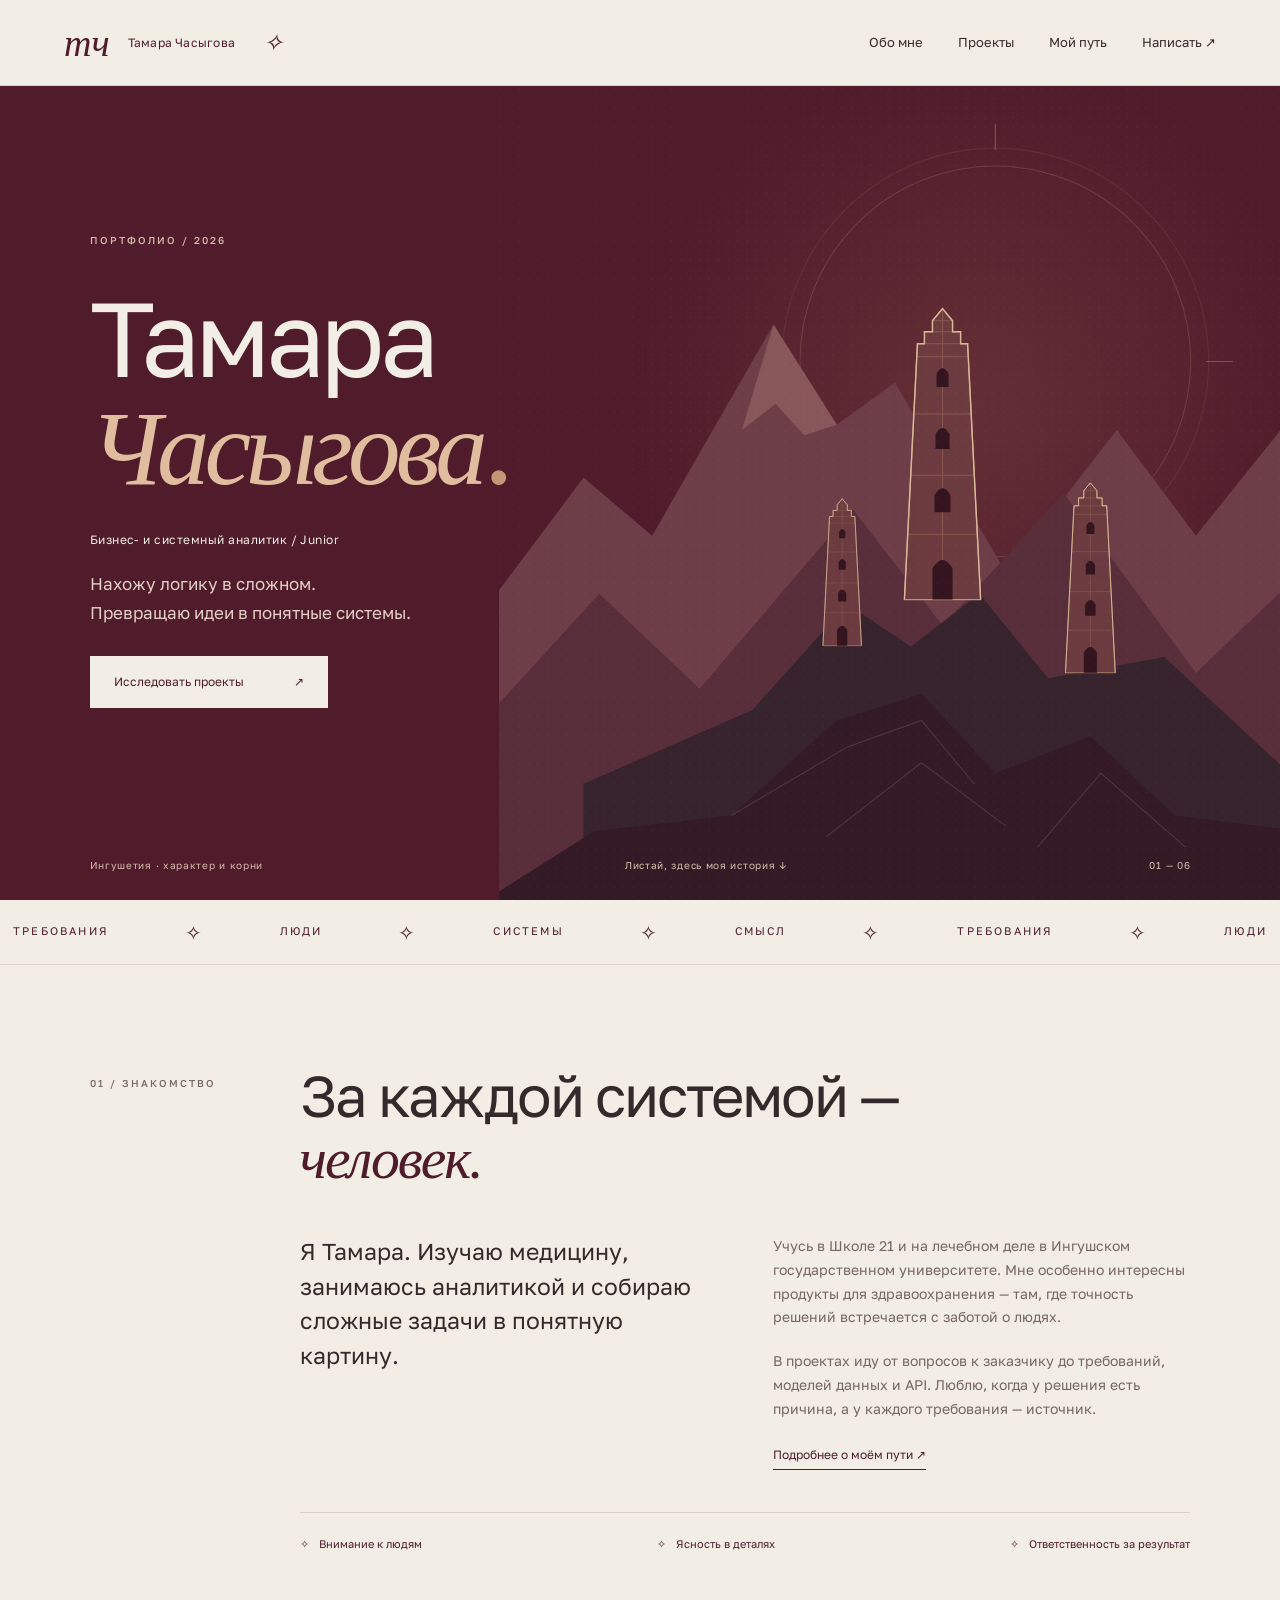
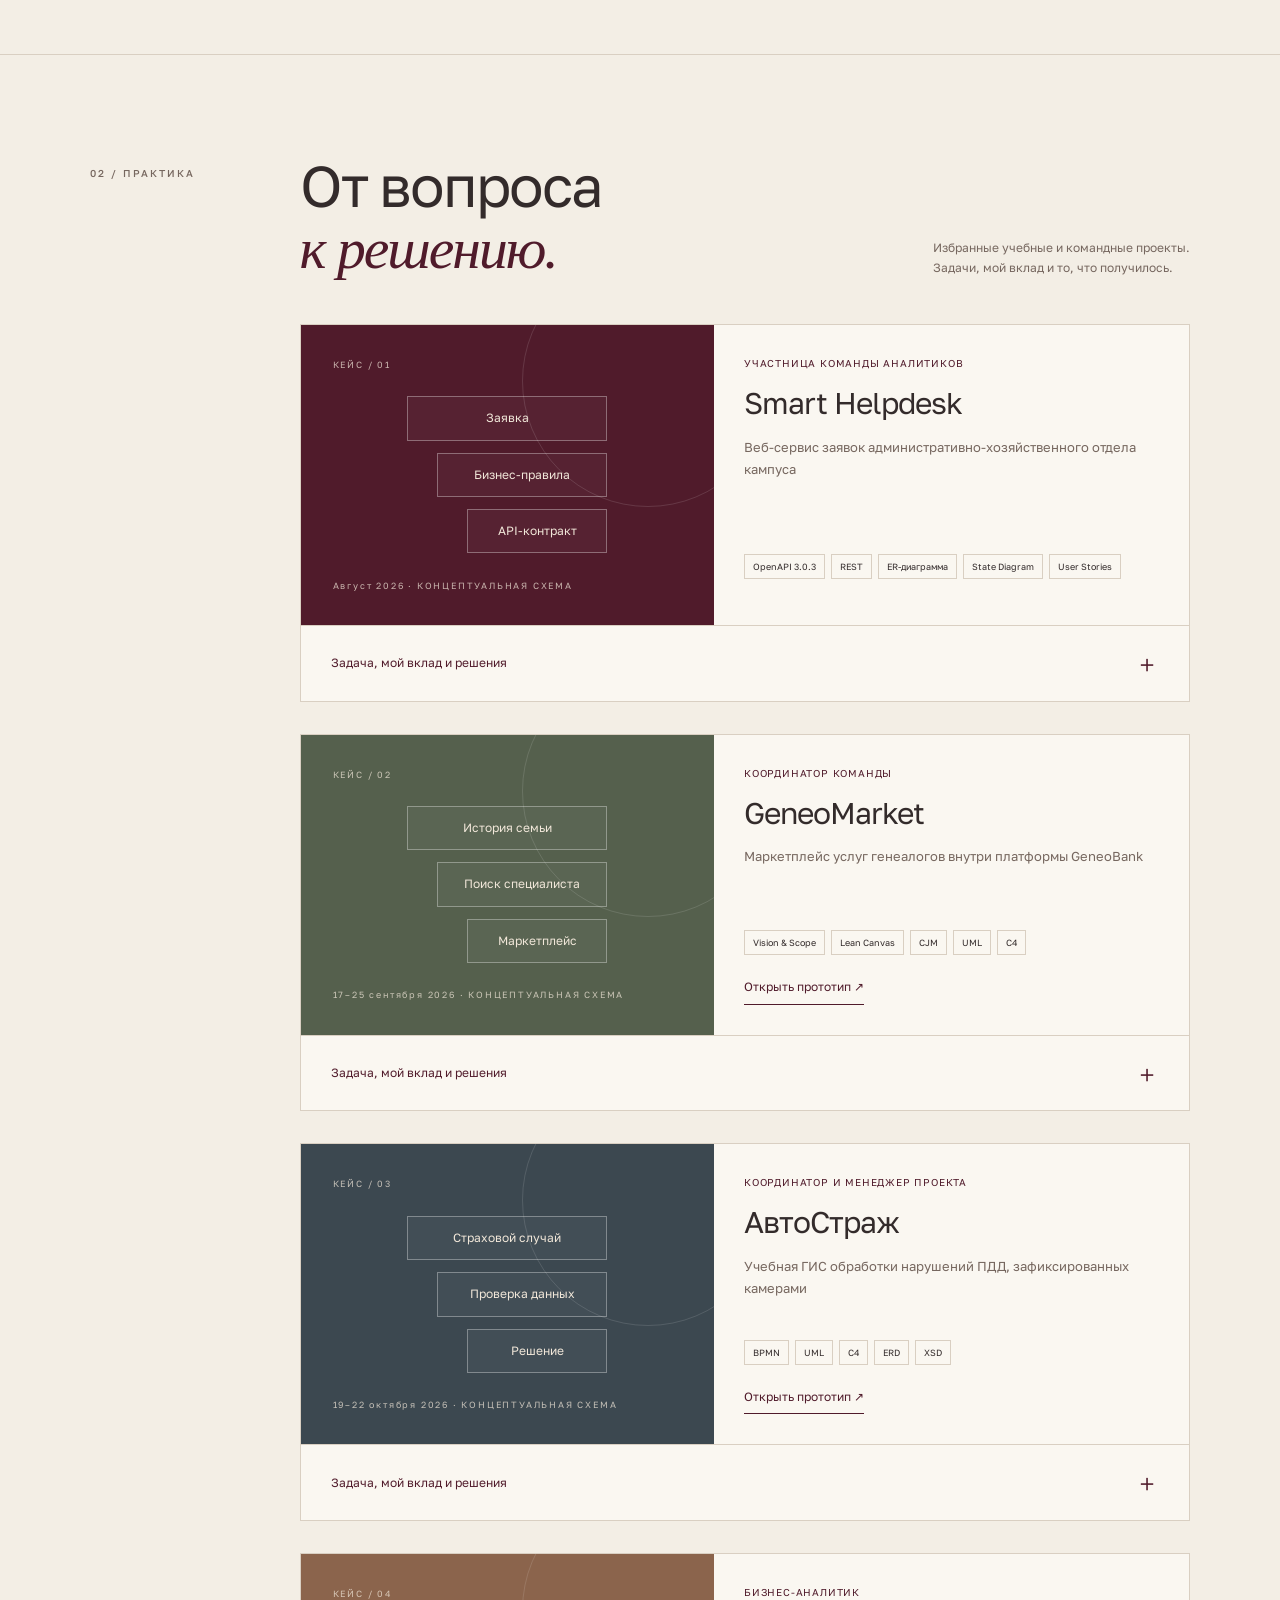
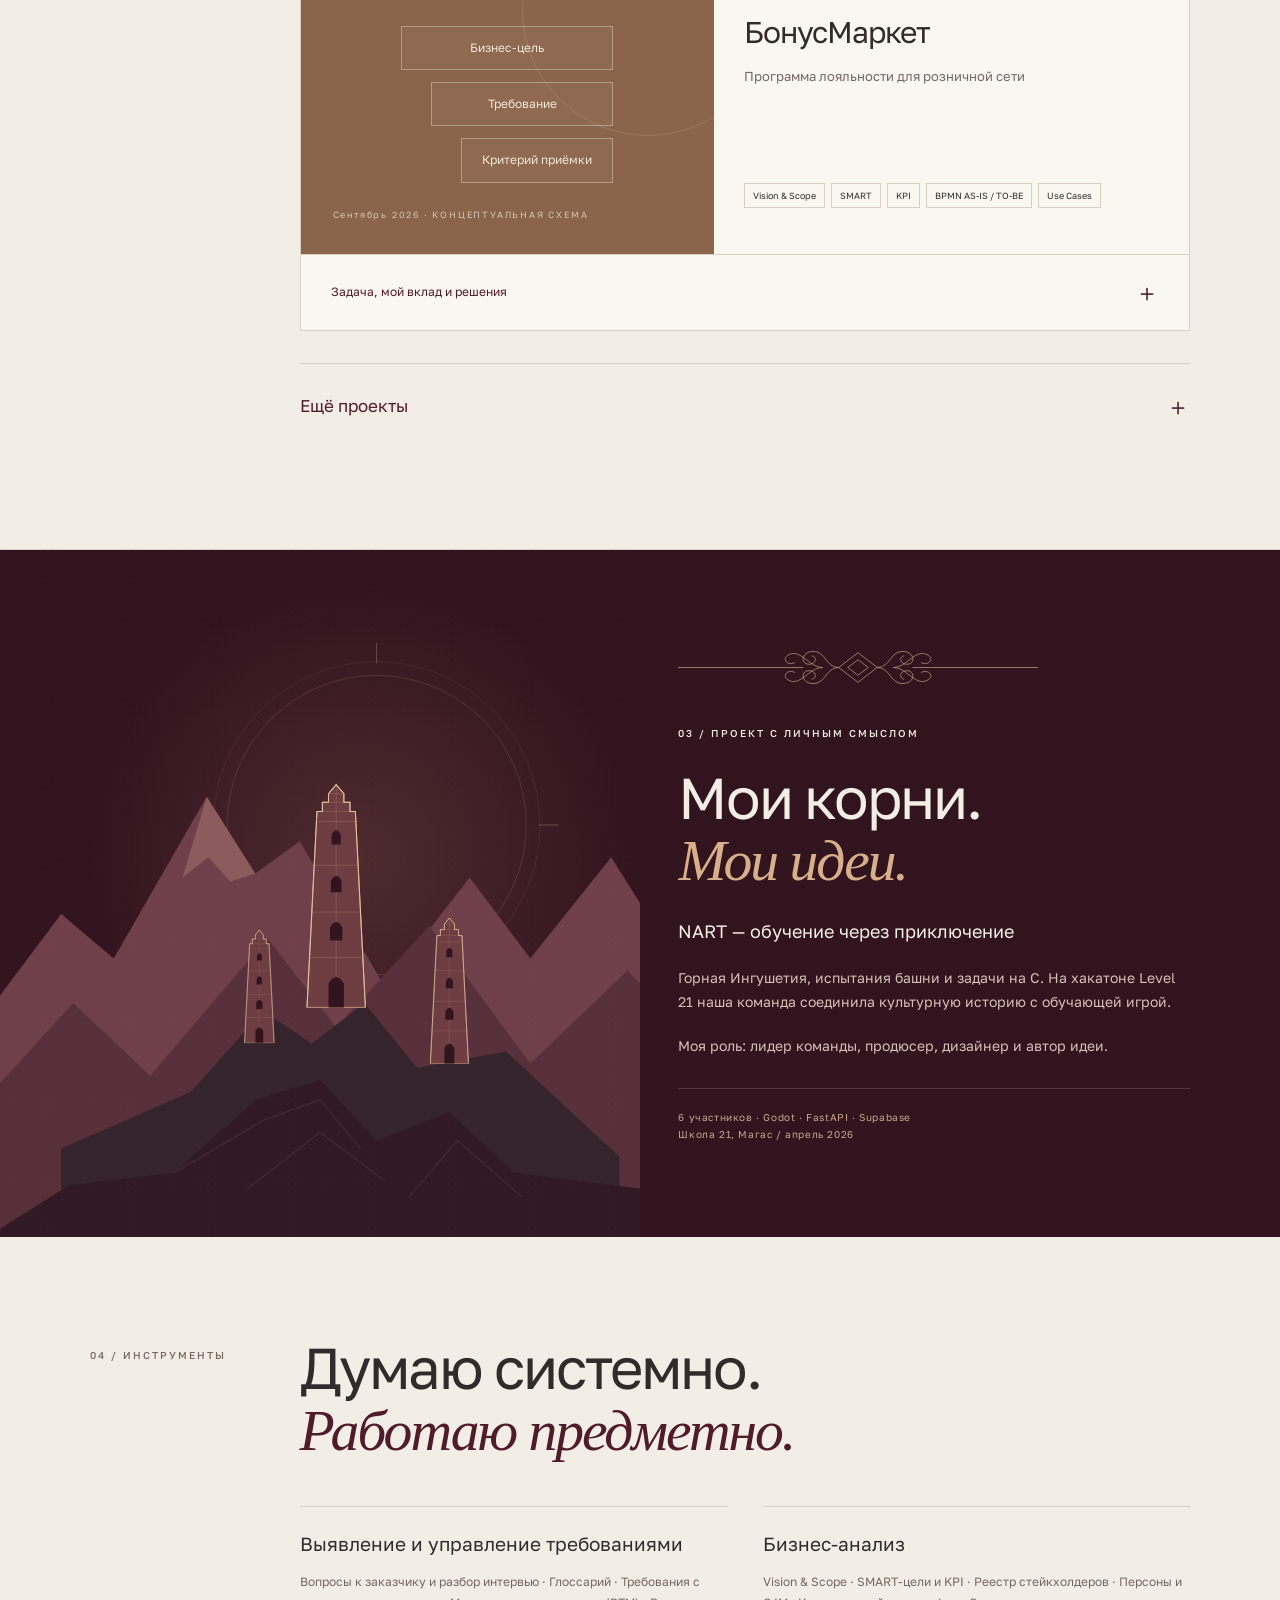
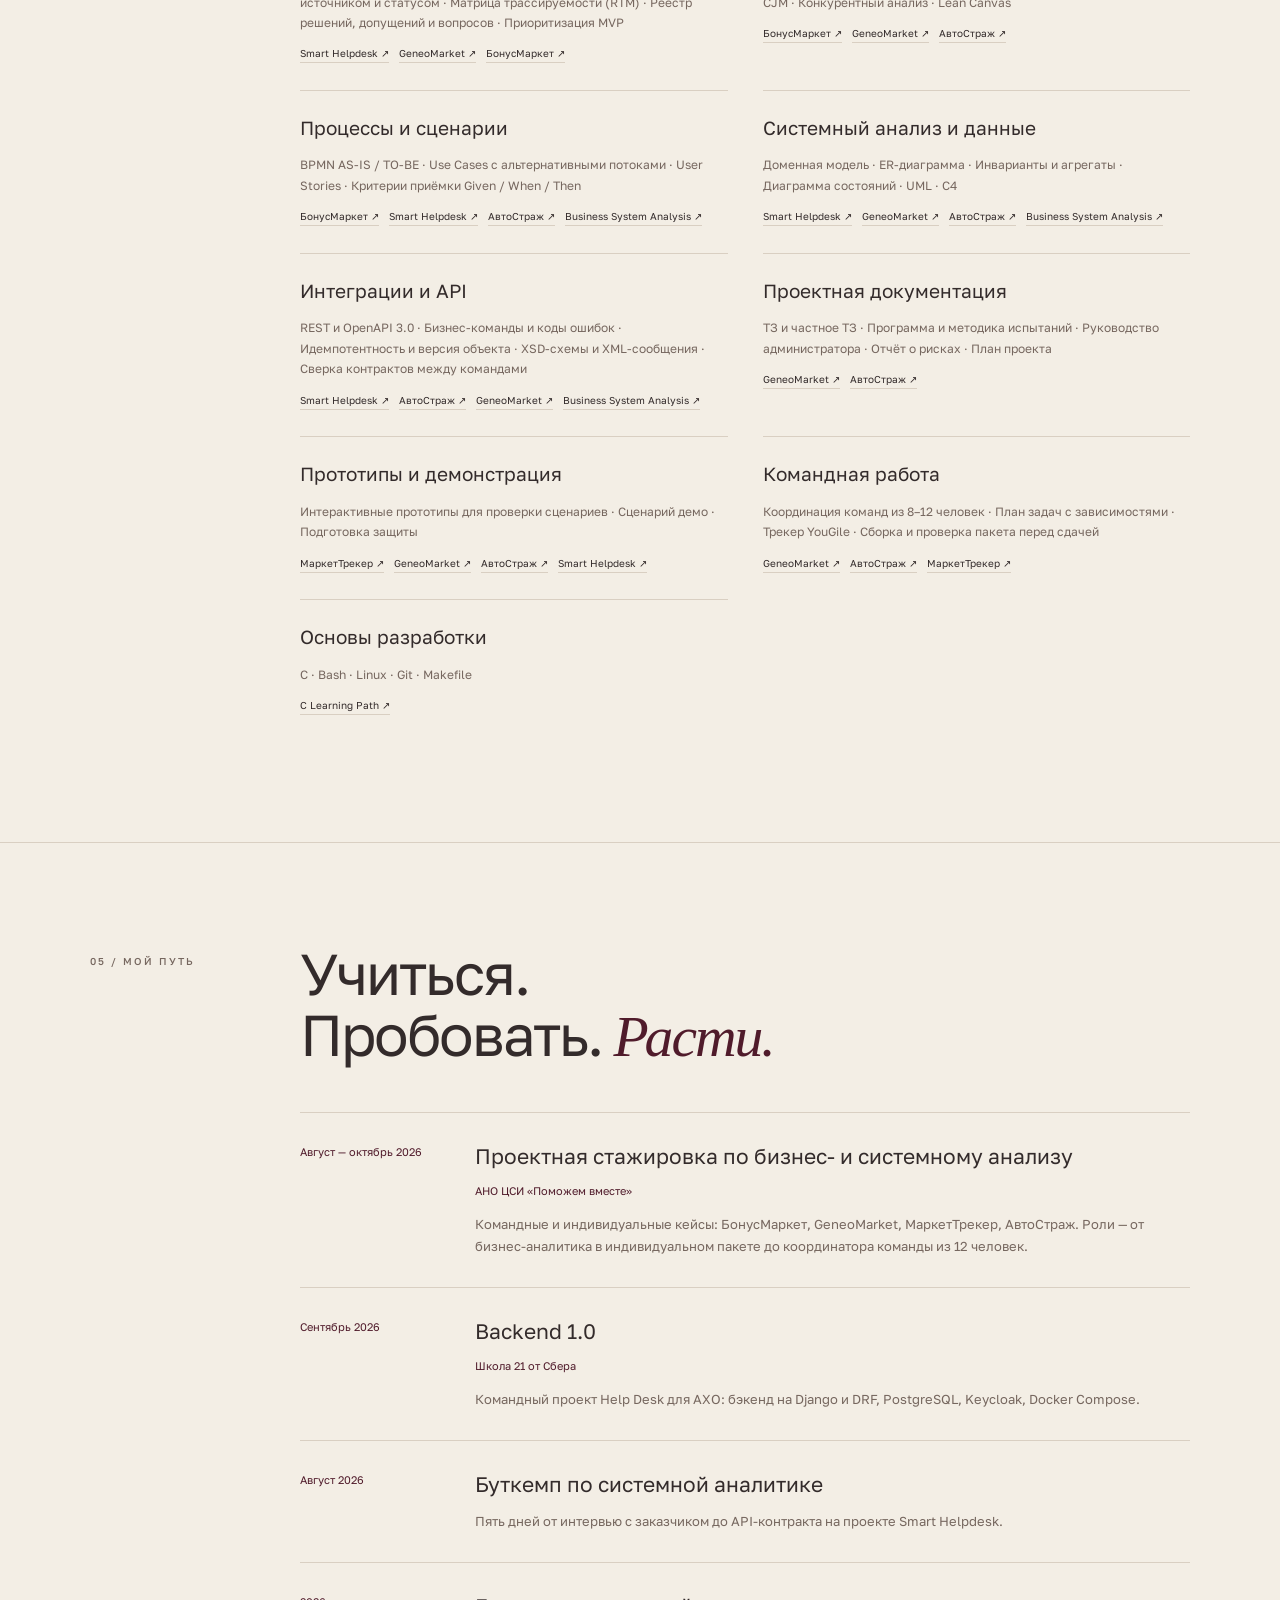
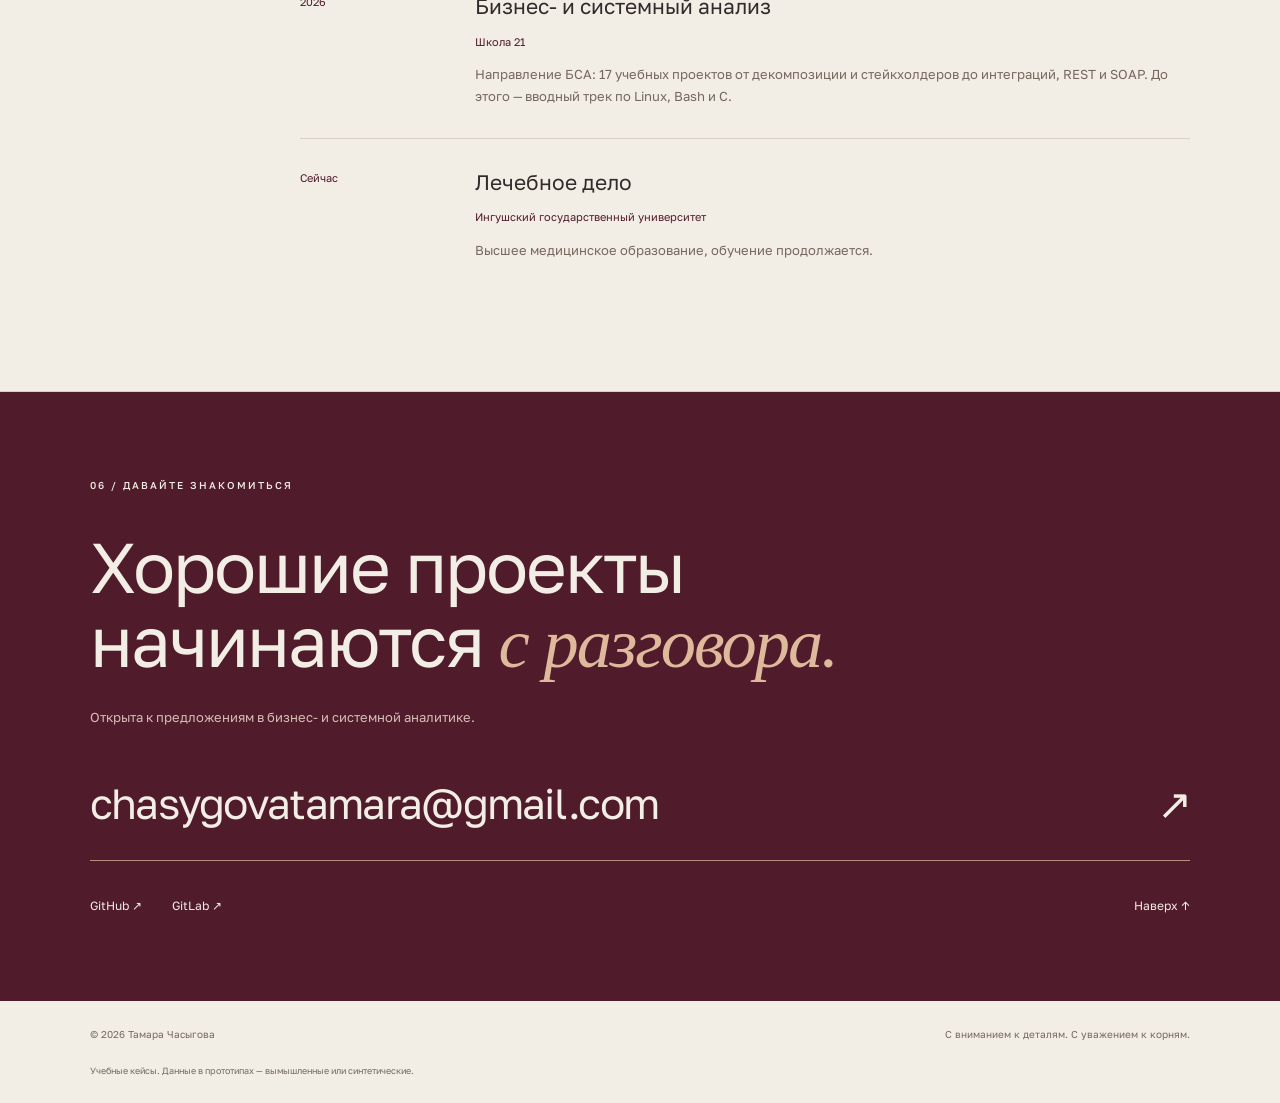
<file: index.html>
<!doctype html>
<html lang="ru"><head><meta charset="utf-8"><meta name="viewport" content="width=device-width,initial-scale=1"><meta name="theme-color" content="#501b2b"><title>Тамара Часыгова — аналитика с характером</title><meta name="description" content="Портфолио Тамары Часыговой. Бизнес- и системный анализ, командные проекты и интерактивные прототипы."><link rel="icon" href="favicon.svg"><link rel="stylesheet" href="fonts.css"><link rel="stylesheet" href="style.css"></head>
<body><a class="skip" href="#main">К содержанию</a><div class="progress" aria-hidden="true"></div>
<header><a class="brand" href="#top">тч<span>Тамара Часыгова</span></a><button class="menu" aria-expanded="false" aria-controls="nav">Меню <span>＋</span></button><nav id="nav"><a href="#about">Обо мне</a><a href="#projects">Проекты</a><a href="#path">Мой путь</a><a href="#contact">Написать ↗</a></nav></header>
<main id="main"><section class="hero" id="top"><div class="hero-copy"><p class="eyebrow">ПОРТФОЛИО / 2026</p><h1>Тамара<br><em>Часыгова</em><span class="name-dot">.</span></h1><p class="role">Бизнес- и системный аналитик / Junior</p><p class="intro">Нахожу логику в сложном.<br>Превращаю идеи в понятные системы.</p><a class="button cream" href="#projects">Исследовать проекты <span>↗</span></a></div><div class="landscape" aria-hidden="true"></div><div class="hero-bottom"><span>Ингушетия · характер и корни</span><a href="#about">Листай, здесь моя история ↓</a><span>01 — 06</span></div></section>
<div class="ribbon" aria-hidden="true"><span>ТРЕБОВАНИЯ</span><i>✧</i><span>ЛЮДИ</span><i>✧</i><span>СИСТЕМЫ</span><i>✧</i><span>СМЫСЛ</span><i>✧</i><span>ТРЕБОВАНИЯ</span><i>✧</i><span>ЛЮДИ</span></div>
<section class="section about" id="about"><div class="section-label">01 / ЗНАКОМСТВО</div><div><h2>За каждой системой —<br><em>человек.</em></h2><div class="about-grid"><p class="large">Я Тамара. Изучаю медицину, занимаюсь аналитикой и собираю сложные задачи в понятную картину.</p><div><p>Учусь в Школе 21 и на лечебном деле в Ингушском государственном университете. Мне особенно интересны продукты для здравоохранения — там, где точность решений встречается с заботой о людях.</p><p>В проектах иду от вопросов к заказчику до требований, моделей данных и API. Люблю, когда у решения есть причина, а у каждого требования — источник.</p><a class="text-link" href="#path">Подробнее о моём пути ↗</a></div></div><div class="principles"><span>Внимание к людям</span><span>Ясность в деталях</span><span>Ответственность за результат</span></div></div></section>
<section class="section works" id="projects"><div class="section-label">02 / ПРАКТИКА</div><div><div class="section-top"><h2>От вопроса<br><em>к решению.</em></h2><p>Избранные учебные и командные проекты.<br>Задачи, мой вклад и то, что получилось.</p></div><div id="project-list"></div><details class="more"><summary>Ещё проекты <span>＋</span></summary><div id="minor-list"></div></details></div></section>
<section class="nart" id="nart"><div class="nart-art" aria-hidden="true"></div><div class="nart-copy"><p class="eyebrow">03 / ПРОЕКТ С ЛИЧНЫМ СМЫСЛОМ</p><h2>Мои корни.<br><em>Мои идеи.</em></h2><p class="nart-title">NART — обучение через приключение</p><p>Горная Ингушетия, испытания башни и задачи на C. На хакатоне Level 21 наша команда соединила культурную историю с обучающей игрой.</p><p>Моя роль: лидер команды, продюсер, дизайнер и автор идеи.</p><div class="nart-meta">6 участников · Godot · FastAPI · Supabase<br>Школа 21, Магас / апрель 2026</div></div></section>
<section class="section" id="skills"><div class="section-label">04 / ИНСТРУМЕНТЫ</div><div><h2>Думаю системно.<br><em>Работаю предметно.</em></h2><div class="skills" id="skill-list"></div></div></section>
<section class="section" id="path"><div class="section-label">05 / МОЙ ПУТЬ</div><div><h2>Учиться.<br>Пробовать. <em>Расти.</em></h2><div class="timeline" id="timeline"></div></div></section>
<section class="contact" id="contact"><p class="eyebrow">06 / ДАВАЙТЕ ЗНАКОМИТЬСЯ</p><h2>Хорошие проекты<br>начинаются <em>с разговора.</em></h2><p>Открыта к предложениям в бизнес- и системной аналитике.</p><a class="email" href="mailto:chasygovatamara@gmail.com">chasygovatamara@gmail.com <span>↗</span></a><div class="contact-bottom"><div><a href="https://github.com/commonmoron" target="_blank" rel="noopener">GitHub ↗</a><a href="https://gitlab.com/jannaund" target="_blank" rel="noopener">GitLab ↗</a></div><a href="#top">Наверх ↑</a></div></section></main><footer><span>© 2026 Тамара Часыгова</span><span>С вниманием к деталям. С уважением к корням.</span><small>Учебные кейсы. Данные в прототипах — вымышленные или синтетические.</small></footer><script src="content.js"></script><script src="app.js"></script></body></html>
</file>
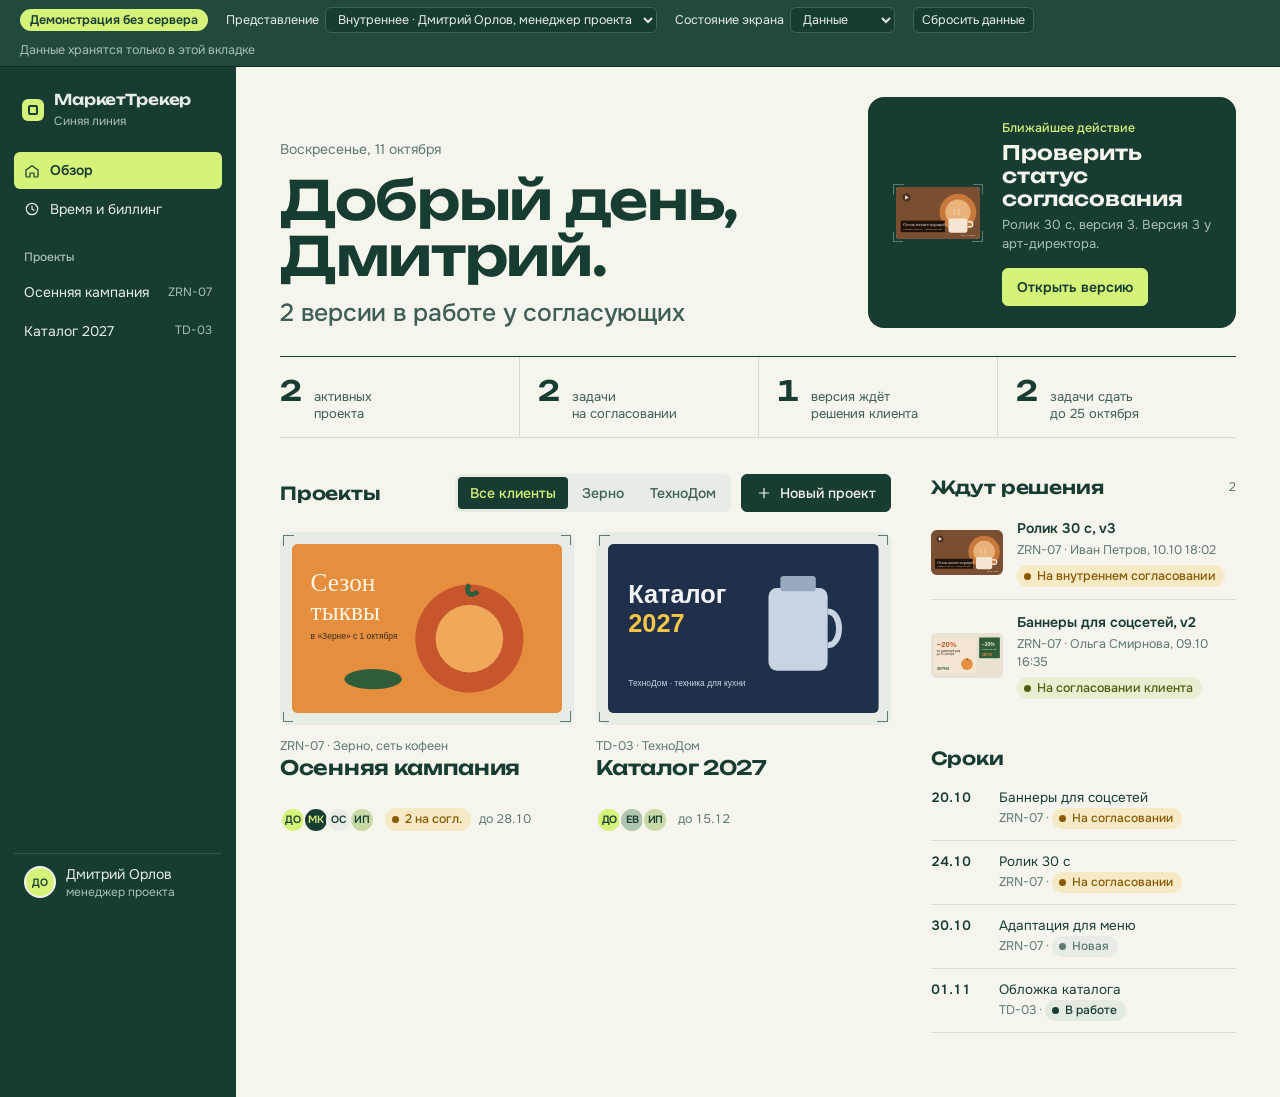
<file: markettracker.html>
<!doctype html><html lang="ru"><head><meta charset="utf-8"><meta name="viewport" content="width=device-width,initial-scale=1"><style>[hidden]{display:none!important}body{margin:0}</style></head><body><title>МаркетТрекер — прототип</title>
<style>
/* Шрифты Unbounded и Onest (SIL OFL) встроены, чтобы прототип одинаково выглядел и офлайн */
@font-face{font-family:'Unbounded';font-style:normal;font-weight:500;font-display:swap;src:url([data-uri]) format('woff2');unicode-range:U+0301,U+0400-045F,U+0490-0491,U+04B0-04B1,U+2116}
@font-face{font-family:'Unbounded';font-style:normal;font-weight:500;font-display:swap;src:url([data-uri]) format('woff2');unicode-range:U+0000-00FF,U+0131,U+0152-0153,U+02BB-02BC,U+02C6,U+02DA,U+02DC,U+0304,U+0308,U+0329,U+2000-206F,U+20AC,U+2122,U+2191,U+2193,U+2212,U+2215,U+FEFF,U+FFFD}
@font-face{font-family:'Unbounded';font-style:normal;font-weight:600;font-display:swap;src:url([data-uri]) format('woff2');unicode-range:U+0301,U+0400-045F,U+0490-0491,U+04B0-04B1,U+2116}
@font-face{font-family:'Unbounded';font-style:normal;font-weight:600;font-display:swap;src:url([data-uri]) format('woff2');unicode-range:U+0000-00FF,U+0131,U+0152-0153,U+02BB-02BC,U+02C6,U+02DA,U+02DC,U+0304,U+0308,U+0329,U+2000-206F,U+20AC,U+2122,U+2191,U+2193,U+2212,U+2215,U+FEFF,U+FFFD}
@font-face{font-family:'Onest';font-style:normal;font-weight:400;font-display:swap;src:url([data-uri]) format('woff2');unicode-range:U+0301,U+0400-045F,U+0490-0491,U+04B0-04B1,U+2116}
@font-face{font-family:'Onest';font-style:normal;font-weight:400;font-display:swap;src:url([data-uri]) format('woff2');unicode-range:U+0000-00FF,U+0131,U+0152-0153,U+02BB-02BC,U+02C6,U+02DA,U+02DC,U+0304,U+0308,U+0329,U+2000-206F,U+20AC,U+2122,U+2191,U+2193,U+2212,U+2215,U+FEFF,U+FFFD}
@font-face{font-family:'Onest';font-style:normal;font-weight:500;font-display:swap;src:url([data-uri]) format('woff2');unicode-range:U+0301,U+0400-045F,U+0490-0491,U+04B0-04B1,U+2116}
@font-face{font-family:'Onest';font-style:normal;font-weight:500;font-display:swap;src:url([data-uri]) format('woff2');unicode-range:U+0000-00FF,U+0131,U+0152-0153,U+02BB-02BC,U+02C6,U+02DA,U+02DC,U+0304,U+0308,U+0329,U+2000-206F,U+20AC,U+2122,U+2191,U+2193,U+2212,U+2215,U+FEFF,U+FFFD}
@font-face{font-family:'Onest';font-style:normal;font-weight:600;font-display:swap;src:url([data-uri]) format('woff2');unicode-range:U+0301,U+0400-045F,U+0490-0491,U+04B0-04B1,U+2116}
@font-face{font-family:'Onest';font-style:normal;font-weight:600;font-display:swap;src:url([data-uri]) format('woff2');unicode-range:U+0000-00FF,U+0131,U+0152-0153,U+02BB-02BC,U+02C6,U+02DA,U+02DC,U+0304,U+0308,U+0329,U+2000-206F,U+20AC,U+2122,U+2191,U+2193,U+2212,U+2215,U+FEFF,U+FFFD}
@font-face{font-family:'Onest';font-style:normal;font-weight:700;font-display:swap;src:url([data-uri]) format('woff2');unicode-range:U+0301,U+0400-045F,U+0490-0491,U+04B0-04B1,U+2116}
@font-face{font-family:'Onest';font-style:normal;font-weight:700;font-display:swap;src:url([data-uri]) format('woff2');unicode-range:U+0000-00FF,U+0131,U+0152-0153,U+02BB-02BC,U+02C6,U+02DA,U+02DC,U+0304,U+0308,U+0329,U+2000-206F,U+20AC,U+2122,U+2191,U+2193,U+2212,U+2215,U+FEFF,U+FFFD}
/* Композиция: тёмно-зелёная колонка навигации слева, молочная рабочая область с крупными заголовками
   и компактными рабочими элементами; превью креативов оформлены как макет на монтажном столе (метки обреза).
   Единая светлая тема по брендовой палитре — выбрана намеренно. */
:root{
  color-scheme: light;
  --milk:#F5F5ED;        /* основной фон */
  --forest:#173C32;      /* текст и тёмные поверхности */
  --sage:#AFC5AF;        /* вторичный зелёный */
  --lime:#D5F279;        /* главные действия, активные элементы */
  --mist:#E7EDE5;        /* спокойный фон */
  --paper:#FFFFFF;       /* рабочие поверхности: таблицы, поля */
  --ink-2:#3F5E55;       /* вторичный текст */
  --ink-3:#5E7A71;       /* подписи */
  --line:#D5DDD2;        /* тонкие разделители */
  --line-strong:#B9C7B8;
  --forest-2:#21493E;    /* поверхности на тёмном */
  --on-forest:#E7EDE5;
  --on-forest-2:#A9C0B3;
  --err:#A8352A; --err-soft:#F6E1DC;
  --warn:#8A5A00; --warn-soft:#F6E9C6;
  --ok:#2E6B3F; --ok-soft:#DCEBD7;
  --display:"Unbounded", "Arial Black", Arial, sans-serif;
  --ui:"Onest", "Segoe UI", Arial, sans-serif;
  --r-s:6px; --r-m:10px; --r-l:16px;
  --ease:cubic-bezier(.2,.7,.2,1);
}
*{box-sizing:border-box}
html,body{background:var(--milk)}
body{color:var(--forest);font-family:var(--ui);font-size:14px;line-height:1.45;-webkit-font-smoothing:antialiased}
button,input,select,textarea{font:inherit;color:inherit}
button{cursor:pointer}
a{color:inherit}
:focus-visible{outline:2px solid var(--forest);outline-offset:2px;border-radius:4px}
.num{font-variant-numeric:tabular-nums}

/* Демо-панель */
.demo{display:flex;flex-wrap:wrap;gap:8px 18px;align-items:center;padding:7px 20px;background:var(--forest-2);color:var(--on-forest);font-size:12.5px;border-bottom:1px solid #0f2a23}
.demo .tag{background:var(--lime);color:var(--forest);border-radius:999px;padding:2px 10px;font-weight:600}
.demo label{display:flex;gap:6px;align-items:center;flex-wrap:wrap;min-width:0;max-width:100%}
.demo select,.demo button{background:var(--forest);color:var(--on-forest);border:1px solid #3d6457;border-radius:var(--r-s);padding:3px 8px;max-width:min(100%,calc(100vw - 40px))}
.demo button:hover,.demo select:hover{border-color:var(--sage)}
.demo .hint{color:var(--on-forest-2)}

/* Каркас */
.app{display:grid;grid-template-columns:236px minmax(0,1fr);min-height:calc(100vh - 38px);background:linear-gradient(to right,var(--forest) 236px,var(--milk) 236px)}
@media (max-width:980px){.app{background:var(--milk)}}
.rail{background:var(--forest);color:var(--on-forest);padding:22px 14px 18px;display:flex;flex-direction:column;gap:22px;position:sticky;top:0;height:calc(100vh - 38px);overflow-y:auto}
.mark{display:flex;align-items:center;gap:10px;padding:0 8px}
.mark i{width:22px;height:22px;border-radius:6px;background:var(--lime);display:block;position:relative;flex:none}
.mark i::after{content:"";position:absolute;inset:6px 6px 6px 6px;border:2px solid var(--forest);border-radius:2px}
.mark b{font-family:var(--display);font-weight:600;font-size:15px;letter-spacing:-.01em}
.mark small{display:block;font-weight:400;font-family:var(--ui);font-size:12px;color:var(--on-forest-2);margin-top:2px}
.navgroup{display:flex;flex-direction:column;gap:2px}
.navgroup h4{font-size:12px;font-weight:500;color:var(--on-forest-2);margin:0 0 6px;padding:0 10px}
.nav{display:flex;align-items:center;gap:10px;padding:8px 10px;border-radius:var(--r-s);color:var(--on-forest);text-decoration:none;transition:background .15s var(--ease)}
.nav:hover{background:var(--forest-2)}
.nav.on{background:var(--lime);color:var(--forest);font-weight:600}
.nav svg{flex:none}
.nav .code{margin-left:auto;font-size:12px;color:var(--on-forest-2)}
.nav.on .code{color:var(--forest)}
.me{margin-top:auto;display:flex;gap:10px;align-items:center;padding:10px;border-top:1px solid #2c5649}
.me small{display:block;color:var(--on-forest-2);font-size:12px}
main{padding:30px 44px 64px;min-width:0;max-width:1400px}
@media (max-width:980px){.app{grid-template-columns:1fr}.rail{position:static;height:auto;flex-direction:row;flex-wrap:wrap;align-items:center}.navgroup{flex-direction:row;flex-wrap:wrap}.navgroup h4{display:none}.me{margin:0;border:0}main{padding:24px 16px 48px}}

/* Типографика */
.crumbs{font-size:13px;color:var(--ink-3);margin-bottom:10px;display:flex;gap:6px;flex-wrap:wrap}
.crumbs a{text-decoration:none;color:var(--ink-2)}
.crumbs a:hover{color:var(--forest);text-decoration:underline}
.crumbs span[aria-hidden]{color:var(--line-strong)}
.h-hero{font-family:var(--display);font-weight:600;font-size:clamp(34px,4.2vw,56px);line-height:1.04;letter-spacing:-.025em;margin:0;text-wrap:balance}
.h-hero .soft{display:block;color:var(--ink-2);font-family:var(--ui);font-weight:500;font-size:.46em;line-height:1.2;letter-spacing:-.01em;margin-top:14px}
.h1{font-family:var(--display);font-weight:600;font-size:clamp(26px,2.6vw,36px);line-height:1.1;letter-spacing:-.02em;margin:0;text-wrap:balance}
.h2{font-family:var(--display);font-weight:600;font-size:18px;letter-spacing:-.01em;margin:0}
.h3{font-size:15px;font-weight:600;margin:0}
.meta{display:flex;flex-wrap:wrap;gap:0;color:var(--ink-2);font-size:13.5px;margin-top:10px}
.meta span{padding:0 12px;border-left:1px solid var(--line-strong)}
.meta span:first-child{padding-left:0;border-left:0}
.muted{color:var(--ink-3)}
.small{font-size:12.5px}

/* Элементы */
.row{display:flex;flex-wrap:wrap;gap:10px;align-items:center}
.between{justify-content:space-between}
.btn{display:inline-flex;align-items:center;gap:8px;border:1px solid var(--line-strong);background:var(--paper);border-radius:var(--r-s);padding:8px 14px;font-weight:500;color:var(--forest);transition:background .15s var(--ease),border-color .15s var(--ease),transform .1s var(--ease)}
.btn:hover{border-color:var(--forest)}
.btn:active{transform:translateY(1px)}
.btn.primary{background:var(--lime);border-color:var(--lime);color:var(--forest);font-weight:600}
.btn.primary:hover{background:#c9ea60;border-color:#c9ea60}
.btn.dark{background:var(--forest);border-color:var(--forest);color:var(--milk)}
.btn.dark:hover{background:var(--forest-2)}
.btn.danger{color:var(--err);border-color:#dcb1a9}
.btn.danger:hover{border-color:var(--err);background:var(--err-soft)}
.btn.ghost{background:transparent;border-color:transparent}
.btn.ghost:hover{background:var(--mist)}
.btn.sm{padding:5px 10px;font-size:13px}
.btn:disabled{opacity:.45;cursor:not-allowed;transform:none}
.btn.done{background:var(--forest);border-color:var(--forest);color:var(--lime)}
.st{display:inline-flex;align-items:center;gap:6px;font-size:12.5px;font-weight:500;white-space:nowrap;padding:2px 9px 2px 7px;border-radius:999px;background:var(--mist);color:var(--ink-2)}
.st::before{content:"";width:7px;height:7px;border-radius:50%;background:currentColor;flex:none}
.st.s-new{color:var(--ink-3)}
.st.s-work{background:#E3EADF;color:var(--forest)}
.st.s-review{background:var(--warn-soft);color:var(--warn)}
.st.s-client{background:#E8EFD0;color:#4B5E12}
.st.s-ok{background:var(--ok-soft);color:var(--ok)}
.st.s-err{background:var(--err-soft);color:var(--err)}
.st.s-off{background:transparent;color:var(--ink-3);border:1px dashed var(--line-strong)}
.chip{display:inline-flex;align-items:center;gap:5px;font-size:12px;font-weight:500;padding:1px 8px;border-radius:999px;border:1px solid var(--line-strong);color:var(--ink-2);white-space:nowrap}
.chip.int{background:var(--forest);border-color:var(--forest);color:var(--milk)}
.chip.cli{background:var(--lime);border-color:var(--lime);color:var(--forest)}
.av{width:28px;height:28px;border-radius:50%;display:inline-grid;place-items:center;font-size:10.5px;letter-spacing:-.02em;font-weight:600;flex:none;border:2px solid var(--milk)}
.avs{display:flex}
.avs .av+.av{margin-left:-3px}
.panel{background:var(--paper);border:1px solid var(--line);border-radius:var(--r-m);padding:18px;min-width:0}
.panel.mist{background:var(--mist);border-color:transparent}
.rule{border:0;border-top:1px solid var(--line);margin:14px 0}
.seg{display:inline-flex;background:var(--mist);border-radius:var(--r-s);padding:3px;gap:2px}
.seg button{border:0;background:transparent;padding:6px 12px;border-radius:4px;color:var(--ink-2);font-weight:500;display:inline-flex;gap:7px;align-items:center;transition:background .15s var(--ease),color .15s var(--ease)}
.seg button:hover{color:var(--forest)}
.seg button.on{background:var(--forest);color:var(--lime)}
.tabs{display:flex;gap:22px;border-bottom:1px solid var(--line);margin:26px 0 20px;flex-wrap:wrap}
.tabs button{border:0;background:none;padding:10px 0;border-bottom:2px solid transparent;color:var(--ink-3);font-weight:500;margin-bottom:-1px}
.tabs button:hover{color:var(--forest)}
.tabs button.on{border-color:var(--forest);color:var(--forest);font-weight:600}
.field{display:grid;gap:5px;margin-bottom:12px}
.field label{font-size:12.5px;color:var(--ink-2);font-weight:500}
.field input,.field select,.field textarea{border:1px solid var(--line-strong);background:var(--paper);border-radius:var(--r-s);padding:8px 10px;width:100%;transition:border-color .15s}
.field input:focus,.field textarea:focus,.field select:focus{border-color:var(--forest);outline:none;box-shadow:0 0 0 3px rgba(213,242,121,.6)}
.field textarea{min-height:84px;resize:vertical}
.field input:disabled{background:var(--mist);color:var(--ink-2)}
.check{display:flex;gap:8px;align-items:center;font-size:13.5px}
.check input{accent-color:var(--forest);width:16px;height:16px}
.note{border-radius:var(--r-s);padding:10px 12px;font-size:13.5px;line-height:1.5}
.note.info{background:var(--mist)}
.note.warn{background:var(--warn-soft)}
.note.err{background:var(--err-soft)}
.note.lime{background:#EEF8CF}

/* Таблицы */
.tbl-wrap{overflow-x:auto}
table{border-collapse:collapse;width:100%;font-size:13.5px}
th{font-size:12px;color:var(--ink-3);font-weight:500;text-align:left;padding:8px 12px;border-bottom:1px solid var(--line-strong);white-space:nowrap}
td{padding:11px 12px;border-bottom:1px solid var(--line);vertical-align:top;text-align:left}
td.r,th.r{text-align:right;font-variant-numeric:tabular-nums}
tr.click{cursor:pointer;transition:background .12s}
tr.click:hover td{background:var(--mist)}
tr.sel td{background:#EEF8CF}

/* Превью креатива — «макет на монтажном столе» */
.art{position:relative;display:block;width:100%;max-width:100%;border-radius:var(--r-s);overflow:hidden;background:#ddd;line-height:0}
.art svg{width:100%;height:auto;display:block}
.frame{position:relative;padding:12px}
.frame::before,.frame::after,.frame>.cm1,.frame>.cm2{content:"";position:absolute;width:10px;height:10px;border-color:var(--ink-3);border-style:solid;pointer-events:none}
.frame::before{top:3px;left:3px;border-width:1px 0 0 1px}
.frame::after{bottom:3px;right:3px;border-width:0 1px 1px 0}
.frame>.cm1{top:3px;right:3px;border-width:1px 1px 0 0}
.frame>.cm2{bottom:3px;left:3px;border-width:0 0 1px 1px}
.stage .frame::before,.stage .frame::after,.stage .frame>.cm1,.stage .frame>.cm2{border-color:#6f9184}

/* Карточки проектов */
.projects{display:grid;grid-template-columns:repeat(auto-fill,minmax(260px,1fr));gap:26px 22px}
.ovr{display:grid;grid-template-columns:minmax(0,2fr) minmax(300px,1fr);gap:40px;align-items:start}
@media (max-width:1100px){.ovr{grid-template-columns:1fr}}
.aside-block+.aside-block{margin-top:34px}
.pcard{display:flex;flex-direction:column;gap:12px;min-width:0;background:transparent;border:0;padding:0;text-align:left;cursor:pointer;color:inherit}
.pcard .frame{background:var(--mist);border-radius:var(--r-m);transition:background .2s var(--ease)}
.pcard:hover .frame{background:#dce6d9}
.pcard .art{transition:transform .35s var(--ease)}
.pcard:hover .art{transform:scale(1.015)}
.pcard .code{font-size:12.5px;color:var(--ink-3)}
.pcard .name{font-family:var(--display);font-weight:600;font-size:20px;letter-spacing:-.015em;line-height:1.15}
.pcard .bar{height:4px;border-radius:2px;background:var(--line);overflow:hidden}
.pcard .bar i{display:block;height:100%;background:var(--forest)}
.pcard .foot{display:flex;justify-content:space-between;align-items:center;gap:10px;flex-wrap:wrap}

/* Главный экран */
.hero{display:grid;grid-template-columns:minmax(0,1.5fr) minmax(300px,1fr);gap:36px;align-items:end;margin-bottom:28px}
@media (max-width:1100px){.hero{grid-template-columns:1fr}}
.next{background:var(--forest);color:var(--milk);border-radius:var(--r-l);padding:22px;display:grid;grid-template-columns:96px minmax(0,1fr);gap:16px;align-items:center}
.next .lbl{font-size:12.5px;color:var(--lime);font-weight:500}
.next .what{font-family:var(--display);font-weight:600;font-size:20px;line-height:1.15;margin:4px 0 6px}
.next p{margin:0 0 14px;color:var(--on-forest-2);font-size:13px}
.next .art{border-radius:4px}
.summary{display:grid;grid-template-columns:repeat(4,minmax(0,1fr));border-top:1px solid var(--forest);border-bottom:1px solid var(--line);margin-bottom:36px}
.summary div{padding:14px 18px 14px 0;display:flex;gap:12px;align-items:baseline}
.summary div+div{padding-left:18px;border-left:1px solid var(--line)}
.summary b{font-family:var(--display);font-weight:600;font-size:28px;font-variant-numeric:tabular-nums}
.summary span{color:var(--ink-2);font-size:13px;line-height:1.3}
@media (max-width:760px){.summary{grid-template-columns:repeat(2,1fr)}.summary div:nth-child(3){padding-left:0;border-left:0}}
.split{display:grid;grid-template-columns:minmax(0,1.4fr) minmax(0,1fr);gap:28px;margin-top:40px}
@media (max-width:1000px){.split{grid-template-columns:1fr}}
.list .item{display:grid;grid-template-columns:72px minmax(0,1fr);gap:14px;align-items:center;padding:12px 0;border-top:1px solid var(--line);cursor:pointer}
.list .item:hover .t{text-decoration:underline}
.list .item:first-child{border-top:0}
.list .t{font-weight:600}

/* Доска */
.board{display:grid;grid-template-columns:repeat(5,minmax(176px,1fr));gap:12px;overflow-x:auto;padding-bottom:6px}
.col{min-width:0;background:var(--mist);border-radius:var(--r-m);padding:10px;min-height:220px;display:flex;flex-direction:column;gap:10px}
.col h5{margin:0 0 2px;font-size:13px;font-weight:600;display:flex;justify-content:space-between}
.col h5 span{color:var(--ink-3);font-weight:500}
.tcard{min-width:0;grid-template-columns:minmax(0,1fr);background:var(--paper);border:1px solid var(--line);border-radius:var(--r-s);padding:10px;display:grid;gap:8px;cursor:pointer;transition:border-color .15s var(--ease),transform .15s var(--ease);text-align:left}
.tcard:hover{border-color:var(--forest)}
.tcard .t{font-weight:600;line-height:1.25}
.tcard .row{gap:8px}
.vb{font-family:var(--display);font-weight:600;font-size:11px;background:var(--forest);color:var(--lime);border-radius:4px;padding:2px 6px}
/* Календарь */
.cal{display:grid;grid-template-columns:repeat(7,minmax(0,1fr));border-top:1px solid var(--line);border-left:1px solid var(--line)}
.cal .dow{font-size:12px;color:var(--ink-3);padding:8px 10px;border-right:1px solid var(--line);border-bottom:1px solid var(--line);background:var(--mist)}
.cal .day{min-height:104px;padding:6px 8px;border-right:1px solid var(--line);border-bottom:1px solid var(--line);background:var(--paper);display:flex;flex-direction:column;gap:4px;min-width:0}
.cal .day.out{background:#FAFAF5;color:var(--line-strong)}
.cal .day .d{font-size:12.5px;font-variant-numeric:tabular-nums}
.cal .day.today .d{background:var(--forest);color:var(--lime);border-radius:999px;padding:0 7px;align-self:flex-start;font-weight:600}
.cal .ev{font-size:12px;line-height:1.25;padding:4px 6px;border-radius:4px;background:var(--mist);border-left:3px solid var(--forest);cursor:pointer;overflow:hidden;text-overflow:ellipsis}
.cal .ev:hover{background:#dce6d9}
.cal .ev.review{border-left-color:var(--warn)}
.cal .ev.err{border-left-color:var(--err)}
.cal .ev.ok{border-left-color:var(--sage)}
/* Галерея */
.gallery{display:grid;grid-template-columns:repeat(auto-fill,minmax(280px,1fr));gap:22px}

/* Просмотр версии */
.viewer{display:grid;grid-template-columns:minmax(0,1fr) 360px;gap:22px;align-items:start}
@media (max-width:1150px){.viewer{grid-template-columns:1fr}}
.stage{background:var(--forest);border-radius:var(--r-l);padding:18px 18px 14px;color:var(--on-forest)}
.stage.calm{background:var(--mist);color:var(--forest)}
.stage .frame{padding:14px}
.canvas{position:relative}
.pin{position:absolute;transform:translate(-50%,-50%);width:28px;height:28px;border-radius:50%;display:grid;place-items:center;font-size:12px;font-weight:700;border:2px solid var(--forest);transition:transform .15s var(--ease),box-shadow .15s;cursor:pointer}
.pin.i{background:var(--milk);color:var(--forest)}
.pin.c{background:var(--lime);color:var(--forest)}
.pin.hot,.pin:hover{transform:translate(-50%,-50%) scale(1.18);box-shadow:0 0 0 4px rgba(213,242,121,.45)}
.vstrip{display:flex;gap:10px;margin-top:14px;overflow-x:auto;padding-bottom:2px}
.vthumb{flex:none;width:140px;min-width:0;grid-template-columns:minmax(0,1fr);border:1px solid transparent;border-radius:var(--r-s);padding:5px;background:transparent;color:inherit;text-align:left;display:grid;gap:5px;transition:border-color .15s}
.vthumb:hover{border-color:#5d8174}
.stage.calm .vthumb:hover{border-color:var(--sage)}
.vthumb.on{border-color:var(--lime);background:var(--forest-2)}
.stage.calm .vthumb.on{border-color:var(--forest);background:var(--paper)}
.vthumb .art{border-radius:3px}
.vthumb .cap{display:flex;flex-direction:column;align-items:flex-start;font-size:12px;gap:1px;line-height:1.3}
.vthumb .cap b{font-family:var(--display);font-weight:600}
.vthumb .cap em{font-style:normal;color:var(--on-forest-2);font-size:11.5px}
.stage.calm .vthumb .cap em{color:var(--ink-3)}
.decide{display:grid;grid-template-columns:minmax(0,1fr) auto;gap:16px;align-items:center;margin-top:16px;background:var(--paper);border:1px solid var(--line);border-radius:var(--r-m);padding:14px 16px}
@media (max-width:760px){.decide{grid-template-columns:1fr}}
.route{display:flex;flex-wrap:wrap;gap:8px;align-items:center;font-size:13px}
.route .step{display:flex;gap:8px;align-items:center}
.route .n{width:22px;height:22px;border-radius:50%;display:grid;place-items:center;font-size:11.5px;font-weight:700;border:1.5px solid var(--forest)}
.route .n.on{background:var(--lime);border-color:var(--forest)}
.route .n.ok{background:var(--forest);color:var(--lime)}
.route .n.err{background:var(--err);border-color:var(--err);color:#fff}
.route .arrow{color:var(--line-strong)}
.cpanel{position:sticky;top:16px;display:flex;flex-direction:column;max-height:calc(100vh - 80px)}
.clist{overflow-y:auto;margin:0 -18px;padding:0 18px}
.cm{display:grid;grid-template-columns:28px minmax(0,1fr);gap:10px;padding:12px 0;border-top:1px solid var(--line);transition:background .15s}
.cm:first-child{border-top:0}
.cm.hot{background:#F3F8E3}
.cm .mk{width:24px;height:24px;border-radius:50%;display:grid;place-items:center;font-size:11.5px;font-weight:700;border:1.5px solid var(--forest);margin-top:1px}
.cm .mk.c{background:var(--lime)}
.cm .mk.none{border-style:dashed;border-color:var(--line-strong);color:var(--ink-3)}
.cm .who{display:flex;gap:8px;flex-wrap:wrap;align-items:center;font-size:12.5px;color:var(--ink-3)}
.cm .who b{color:var(--forest);font-weight:600;font-size:13px}
.cm p{margin:4px 0 0}

/* Загрузка */
.drop{border:1.5px dashed var(--sage);border-radius:var(--r-m);padding:16px;background:#FAFBF6;display:grid;gap:10px}
.prog{height:8px;border-radius:4px;background:var(--line);overflow:hidden}
.prog i{display:block;height:100%;background:var(--forest);transition:width .2s linear}
.prog.paused i{background:var(--warn)}

/* Портал */
.portal{max-width:960px;margin:0 auto;padding:36px 24px 72px}
.ptop{display:flex;justify-content:space-between;align-items:center;gap:12px;flex-wrap:wrap;padding:16px 28px;border-bottom:1px solid var(--line);background:var(--milk)}
.ptop .who{font-size:13px;color:var(--ink-2)}
.ptop .brand{display:flex;gap:10px;align-items:center}
.ptop .brand b{font-family:var(--display);font-weight:600;font-size:15px}
.ptop .brand small{color:var(--ink-3);font-size:12.5px}
.ask{display:grid;grid-template-columns:220px minmax(0,1fr) auto;gap:22px;align-items:center;padding:18px 0;border-top:1px solid var(--line);cursor:pointer}
.ask:last-child{border-bottom:1px solid var(--line)}
.ask:hover .t{text-decoration:underline}
.ask .t{font-family:var(--display);font-weight:600;font-size:18px;letter-spacing:-.01em;line-height:1.2}
@media (max-width:700px){.ask{grid-template-columns:1fr}}

/* Запрос на изменение */
.impact{background:var(--forest);color:var(--milk);border-radius:var(--r-l);padding:22px}
.impact .k{display:grid;grid-template-columns:repeat(2,minmax(0,1fr));gap:18px 20px;margin:16px 0 4px}
.impact .k div span{display:block;font-size:12.5px;color:var(--on-forest-2)}
.impact .k div b{font-family:var(--display);font-weight:600;font-size:24px;font-variant-numeric:tabular-nums;color:var(--lime)}
.impact .k div small{display:block;color:var(--on-forest);font-size:12.5px;margin-top:2px}
.impact .field label{color:var(--on-forest-2)}
.impact .field input,.impact .field textarea{background:var(--forest-2);border-color:#3d6457;color:var(--milk)}
.impact .field input:disabled{color:var(--on-forest)}
.diff{background:var(--paper);border:1px solid var(--line);border-radius:var(--r-s);padding:14px;line-height:1.7}
.diff del{background:var(--err-soft);color:var(--err);text-decoration:line-through}
.diff ins{background:#E5F3B5;color:#33470a;text-decoration:none}

/* Отчёт */
.kpis{display:grid;grid-template-columns:repeat(4,minmax(0,1fr));border-top:1px solid var(--forest);border-bottom:1px solid var(--line);margin:24px 0 28px}
.kpis div{padding:14px 18px}
.kpis div+div{border-left:1px solid var(--line)}
.kpis b{display:block;font-family:var(--display);font-weight:600;font-size:24px;font-variant-numeric:tabular-nums}
.kpis span{font-size:13px;color:var(--ink-2)}
.kpis div.hl{background:var(--lime)}
@media (max-width:760px){.kpis{grid-template-columns:repeat(2,1fr)}}
pre.csv{background:var(--mist);padding:12px;border-radius:var(--r-s);overflow-x:auto;font-family:ui-monospace,Consolas,monospace;font-size:12px;line-height:1.5;margin:10px 0 0}

/* Состояния и обратная связь */
.skel{background:linear-gradient(90deg,var(--mist),#F7F9F4,var(--mist));background-size:200% 100%;animation:sh 1.3s infinite linear;border-radius:var(--r-s)}
@keyframes sh{to{background-position:-200% 0}}
.empty{display:grid;justify-items:start;gap:8px;padding:48px 36px;background:var(--mist);border-radius:var(--r-l)}
.empty b{font-family:var(--display);font-weight:600;font-size:20px}
.empty p{margin:0;color:var(--ink-2);max-width:52ch}
.empty.err{background:var(--err-soft)}
.toast{position:fixed;left:50%;bottom:calc(22px + env(safe-area-inset-bottom,0px));transform:translate(-50%,0);background:var(--forest);color:var(--milk);padding:11px 16px 11px 12px;border-radius:var(--r-m);font-size:13.5px;max-width:min(560px,calc(100vw - 32px));display:flex;gap:10px;align-items:flex-start;box-shadow:0 8px 28px rgba(23,60,50,.25);z-index:20;animation:tin .25s var(--ease)}
.toast .ic{width:20px;height:20px;border-radius:50%;background:var(--lime);display:grid;place-items:center;flex:none;margin-top:1px}
.toast.err .ic{background:#F2B8AE}
@keyframes tin{from{opacity:0;transform:translate(-50%,8px)}}
.fade{animation:fin .22s var(--ease)}
@keyframes fin{from{opacity:0;transform:translateY(4px)}}
.flash{animation:fl 1.2s var(--ease)}
@keyframes fl{0%{background:#EEF8CF}100%{background:transparent}}
@media (prefers-reduced-motion:reduce){*,*::before,*::after{animation:none!important;transition:none!important}}
</style>

<div class="demo" role="region" aria-label="Панель демонстрации">
  <span class="tag">Демонстрация без сервера</span>
  <label for="roleSel">Представление
    <select id="roleSel">
      <option value="dmitry">Внутреннее · Дмитрий Орлов, менеджер проекта</option>
      <option value="marina">Внутреннее · Марина Ковалёва, арт-директор</option>
      <option value="olga">Внутреннее · Ольга Смирнова, дизайнер</option>
      <option value="ivan">Внутреннее · Иван Петров, исполнитель ролика</option>
      <option value="elena">Внутреннее · Елена Васильева, администратор</option>
      <option value="anna">Клиентское · Анна Королёва, «Зерно»</option>
    </select></label>
  <label for="stateSel">Состояние экрана
    <select id="stateSel">
      <option value="data">Данные</option><option value="loading">Загрузка</option>
      <option value="empty">Нет данных</option><option value="error">Ошибка</option>
    </select></label>
  <button id="resetBtn" type="button">Сбросить данные</button>
  <span class="hint">Данные хранятся только в этой вкладке</span>
</div>
<div id="app" class="app"></div>
<div id="toast" class="toast" hidden role="status" aria-live="polite"></div>

<script>
// ---------- Иконки ----------
const I={
  home:'<path d="M3 10.5 12 4l9 6.5V20a1 1 0 0 1-1 1h-5v-6h-6v6H4a1 1 0 0 1-1-1z"/>',
  clock:'<circle cx="12" cy="12" r="8.5"/><path d="M12 7.5V12l3 2"/>',
  board:'<rect x="3.5" y="4" width="5" height="16" rx="1"/><rect x="10" y="4" width="5" height="10" rx="1"/><rect x="16.5" y="4" width="4" height="13" rx="1"/>',
  cal:'<rect x="3.5" y="5" width="17" height="15" rx="2"/><path d="M3.5 10h17M8 3v4M16 3v4"/>',
  grid:'<rect x="4" y="4" width="7" height="7" rx="1"/><rect x="13" y="4" width="7" height="7" rx="1"/><rect x="4" y="13" width="7" height="7" rx="1"/><rect x="13" y="13" width="7" height="7" rx="1"/>',
  lock:'<rect x="5" y="11" width="14" height="9" rx="2"/><path d="M8 11V8a4 4 0 0 1 8 0v3"/>',
  up:'<path d="M12 16V4M7 9l5-5 5 5M5 20h14"/>',
  down:'<path d="M12 4v12M7 11l5 5 5-5M5 20h14"/>',
  check:'<path d="m5 12.5 4.5 4.5L19 7.5"/>',
  x:'<path d="M6 6l12 12M18 6 6 18"/>',
  play:'<path d="M8 5.5v13l11-6.5z"/>',
  plus:'<path d="M12 5v14M5 12h14"/>',
  send:'<path d="M4 12 20 4l-6 16-3-7z"/>',
  file:'<path d="M7 3h7l5 5v13H7z"/><path d="M14 3v5h5"/>'
};
const ic=(n,s=16,w=1.8)=>`<svg width="${s}" height="${s}" viewBox="0 0 24 24" fill="none" stroke="currentColor" stroke-width="${w}" stroke-linecap="round" stroke-linejoin="round" aria-hidden="true">${I[n]}</svg>`;

// ---------- Превью креативов (иллюстрации макетов клиентов) ----------
function art(task,no,w=320){
  const h=Math.round(w*0.625);const k=no||1;
  const s=(inner,bg)=>`<div class="art"><svg viewBox="0 0 320 200" role="img" aria-label="Превью: ${esc(S.tasks[task]?.title||'')} v${k}"><rect width="320" height="200" fill="${bg}"/>${inner}</svg></div>`;
  switch(task){
    case 't1': { // ролик: кофейня, титр
      const plate=k>=3?'#1E120B':'#5a3b28';
      return s(`<circle cx="236" cy="96" r="70" fill="#C8783A"/><circle cx="236" cy="96" r="48" fill="#E9B27A"/>
        <rect x="200" y="120" width="72" height="54" rx="8" fill="#F4E6D3"/><path d="M272 132h10a10 10 0 0 1 0 20h-10" stroke="#F4E6D3" stroke-width="6" fill="none"/>
        <path d="M222 108c4-10-4-14 0-24M240 108c4-10-4-14 0-24" stroke="#F4E6D3" stroke-width="3" fill="none" opacity=".8"/>
        <rect x="18" y="128" width="168" height="44" fill="${plate}" opacity="${k>=3?1:.75}"/>
        <text x="28" y="150" font-family="Georgia,serif" font-size="${k>=3?17:14}" fill="#F7EBDD">Осень пахнет корицей</text>
        <text x="28" y="165" font-family="Arial" font-size="9" fill="#E9B27A">кофейни «Зерно» · тыквенный раф</text>
        <circle cx="40" cy="40" r="16" fill="rgba(0,0,0,.35)"/><path d="M35 32v16l13-8z" fill="#fff"/>
        <text x="300" y="188" text-anchor="end" font-family="Arial" font-size="9" fill="#F4E6D3">00:12 / 00:30</text>`, k===1?'#6E4A33':'#7A4E30');
    }
    case 't2': { // баннеры
      const logo=k>=2?16:11;
      return s(`<rect x="14" y="20" width="186" height="160" fill="#F3E6D2"/><rect x="214" y="20" width="92" height="92" fill="#2F5D3A"/>
        <text x="26" y="62" font-family="Arial Black,Arial" font-weight="900" font-size="34" fill="#C8562C">−20%</text>
        <text x="26" y="84" font-family="Arial" font-size="12" fill="#3B2A20">на тыквенный раф</text><text x="26" y="99" font-family="Arial" font-size="12" fill="#3B2A20">до 31 октября</text>
        <circle cx="160" cy="138" r="26" fill="#E58F3E"/><path d="M160 112c-3 6 1 8 4 4" stroke="#2F5D3A" stroke-width="4" fill="none"/>
        <text x="26" y="166" font-family="Arial Black,Arial" font-weight="900" font-size="${logo}" fill="#2F5D3A">ЗЕРНО</text>
        <text x="226" y="58" font-family="Arial Black,Arial" font-weight="900" font-size="22" fill="#F3E6D2">−20%</text><text x="226" y="76" font-family="Arial" font-size="9" fill="#F3E6D2">тыквенный раф</text>
        <text x="226" y="100" font-family="Arial Black,Arial" font-weight="900" font-size="${logo-3}" fill="#E58F3E">ЗЕРНО</text>
        ${k===1?'<rect x="214" y="122" width="92" height="58" fill="#C8562C"/><text x="222" y="155" font-family="Arial" font-size="10" fill="#fff">вариант Б</text>':''}`, '#E9E2D4');
    }
    case 't3': // ключевой визуал
      return s(`<rect width="320" height="200" fill="#E58F3E"/><circle cx="210" cy="112" r="64" fill="#C8562C"/><circle cx="210" cy="112" r="40" fill="#F0A85A"/>
        <path d="M210 48c-6 10 2 16 10 8" stroke="#2F5D3A" stroke-width="6" fill="none"/><ellipse cx="96" cy="160" rx="34" ry="12" fill="#2F5D3A"/>
        <text x="22" y="56" font-family="Georgia,serif" font-size="30" fill="#FFF4E2">Сезон</text><text x="22" y="90" font-family="Georgia,serif" font-size="30" fill="#FFF4E2">тыквы</text>
        <text x="22" y="112" font-family="Arial" font-size="10" fill="#3B2A20">в «Зерне» с 1 октября</text>`, '#E58F3E');
    case 't4': // меню
      return s(`<rect x="70" y="14" width="180" height="172" fill="#FFF9EF"/><text x="160" y="40" text-anchor="middle" font-family="Georgia,serif" font-size="16" fill="#3B2A20">Осеннее меню</text>
        ${[0,1,2,3,4].map(i=>`<rect x="88" y="${58+i*24}" width="${92-i*6}" height="6" rx="3" fill="#C9B79C"/><rect x="214" y="${58+i*24}" width="20" height="6" rx="3" fill="#C8562C"/>`).join('')}`, '#D9CDB8');
    case 't5': // каталог ТехноДом
      return s(`<rect width="320" height="200" fill="#20304A"/><rect x="190" y="52" width="70" height="98" rx="10" fill="#C9D3E2"/><rect x="204" y="38" width="42" height="18" rx="4" fill="#9AA8BD"/>
        <path d="M260 80c18 0 18 40 0 40" stroke="#C9D3E2" stroke-width="7" fill="none"/>
        <text x="24" y="70" font-family="Arial Black,Arial" font-weight="900" font-size="30" fill="#F2F4F8">Каталог</text><text x="24" y="104" font-family="Arial Black,Arial" font-weight="900" font-size="30" fill="#F7C548">2027</text>
        <text x="24" y="168" font-family="Arial" font-size="10" fill="#C9D3E2">ТехноДом · техника для кухни</text>`, '#20304A');
    case 't6': // логотип Пульс
      return s(`${[0,1,2].map(i=>`<rect x="${14+i*101}" y="30" width="92" height="140" rx="6" fill="#fff"/><circle cx="${60+i*101}" cy="82" r="${22}" fill="${['#E2463F','#173C32','#F28C28'][i]}"/>
        <path d="M${42+i*101} 82h8l5-10 7 20 5-10h9" stroke="#fff" stroke-width="3" fill="none" stroke-linejoin="round"/>
        <text x="${60+i*101}" y="134" text-anchor="middle" font-family="Arial Black,Arial" font-weight="900" font-size="15" fill="#222">пульс</text>`).join('')}`, '#ECEAE4');
    default:
      return s(`<rect x="40" y="40" width="240" height="120" fill="#ddd"/>`,'#eee');
  }
}

// ---------- Демонстрационные данные ----------
function seed(){
  return {
    users:{
      elena:{id:'elena',name:'Елена Васильева',type:'internal',roles:['agency_admin','art_director'],c:'#AFC5AF'},
      dmitry:{id:'dmitry',name:'Дмитрий Орлов',type:'internal',roles:['project_manager'],c:'#D5F279'},
      marina:{id:'marina',name:'Марина Ковалёва',type:'internal',roles:['art_director'],c:'#173C32'},
      olga:{id:'olga',name:'Ольга Смирнова',type:'internal',roles:['executor'],c:'#E7EDE5'},
      ivan:{id:'ivan',name:'Иван Петров',type:'internal',roles:['executor'],c:'#C9D9A6'},
      anna:{id:'anna',name:'Анна Королёва',type:'client',client:'zerno',c:'#F2D6A8'},
      pavel:{id:'pavel',name:'Павел Зуев',type:'client',client:'zerno',c:'#E6C9B5'}
    },
    clients:{zerno:{name:'Зерно, сеть кофеен'},techno:{name:'ТехноДом'},puls:{name:'Фитнес-клуб «Пульс»'}},
    projects:{
      ZRN:{id:'ZRN',code:'ZRN-07',name:'Осенняя кампания',client:'zerno',due:'28.10.2026',budget:450000,rate:3000,cover:'t3',
        brief:'Баннеры 1200×628 и 1080×1080 для соцсетей, 3 варианта.\nРолик 30 с, горизонтальный 16:9, титры на русском.\nСдача до 28.10.2026.',
        briefVersion:2,briefStatus:'approved',
        members:{dmitry:'manager',marina:'art_director',olga:'executor',ivan:'executor',anna:'client_rep',pavel:'client_rep'},canApprove:{anna:true,pavel:true}},
      TD:{id:'TD',code:'TD-03',name:'Каталог 2027',client:'techno',due:'15.12.2026',budget:620000,rate:2800,cover:'t5',brief:'Каталог на 48 полос, обложка и 6 разворотов-разделов.',briefVersion:1,briefStatus:'approved',
        members:{dmitry:'manager',elena:'art_director',ivan:'executor'},canApprove:{}},
      PLS:{id:'PLS',code:'PLS-02',name:'Ребрендинг',client:'puls',due:'20.11.2026',budget:380000,rate:2500,cover:'t6',brief:'Новый логотип, фирменные цвета и гайдлайн на 20 страниц.',briefVersion:0,briefStatus:'draft',
        members:{elena:'manager',marina:'art_director',olga:'executor'},canApprove:{}}
    },
    tasks:{
      t1:{id:'t1',project:'ZRN',title:'Ролик 30 с',assignee:'ivan',status:'in_review',needClient:true,est:1800,due:'24.10.2026',last:3},
      t2:{id:'t2',project:'ZRN',title:'Баннеры для соцсетей',assignee:'olga',status:'in_review',needClient:true,est:900,due:'20.10.2026',last:2},
      t3:{id:'t3',project:'ZRN',title:'Ключевой визуал',assignee:'olga',status:'approved',needClient:true,est:720,due:'10.10.2026',last:4,approvedAt:'09.10.2026'},
      t4:{id:'t4',project:'ZRN',title:'Адаптация для меню',assignee:'olga',status:'new',needClient:false,est:240,due:'30.10.2026',last:0},
      t5:{id:'t5',project:'TD',title:'Обложка каталога',assignee:'ivan',status:'in_progress',needClient:true,est:600,due:'01.11.2026',last:1},
      t6:{id:'t6',project:'PLS',title:'Концепции логотипа',assignee:'olga',status:'rework',needClient:true,est:960,due:'25.10.2026',last:2}
    },
    versions:{
      v11:{id:'v11',task:'t1',no:1,file:'zerno_rolik_30s_v1.mp4',size:'1,2 ГБ',by:'ivan',at:'02.10 15:10',note:'Черновой монтаж',review:'changes_requested',proc:'ready',pub:'03.10 10:00'},
      v12:{id:'v12',task:'t1',no:2,file:'zerno_rolik_30s_v2.mp4',size:'1,3 ГБ',by:'ivan',at:'07.10 12:44',note:'Новая музыка, правки клиента',review:'superseded',proc:'ready',pub:null},
      v13:{id:'v13',task:'t1',no:3,file:'zerno_rolik_30s_v3.mp4',size:'1,4 ГБ',by:'ivan',at:'10.10 18:02',note:'Исправлен титр на 12-й секунде',review:'internal_review',proc:'ready',pub:null},
      v21:{id:'v21',task:'t2',no:1,file:'zerno_banners_v1.pdf',size:'38 МБ',by:'olga',at:'05.10 11:20',note:'Три варианта',review:'changes_requested',proc:'ready',pub:null},
      v22:{id:'v22',task:'t2',no:2,file:'zerno_banners_v2.pdf',size:'41 МБ',by:'olga',at:'09.10 16:35',note:'Увеличен логотип, вариант Б убран',review:'client_review',proc:'ready',pub:'10.10 09:15'},
      v34:{id:'v34',task:'t3',no:4,file:'zerno_kv_final_v4.png',size:'64 МБ',by:'olga',at:'08.10 13:00',note:'Финал',review:'approved',proc:'ready',pub:'08.10 17:00'},
      v51:{id:'v51',task:'t5',no:1,file:'tehnodom_cover_v1.psd',size:'512 МБ',by:'ivan',at:'09.10 10:00',note:'Первый вариант',review:'draft',proc:'failed',procErr:'Формат PSD без превью. Оригинал можно скачать.',pub:null},
      v61:{id:'v61',task:'t6',no:1,file:'puls_logo_v1.pdf',size:'12 МБ',by:'olga',at:'03.10 12:00',note:'Пять направлений',review:'changes_requested',proc:'ready',pub:null},
      v62:{id:'v62',task:'t6',no:2,file:'puls_logo_v2.pdf',size:'14 МБ',by:'olga',at:'08.10 17:20',note:'Три направления',review:'changes_requested',proc:'ready',pub:null}
    },
    stages:{
      v11:[{order:1,type:'internal',status:'approved',by:'marina',at:'02.10 17:30'},{order:2,type:'client',status:'changes_requested',by:'anna',at:'03.10 14:12',comment:'Музыка слишком спокойная, нужна динамичнее.'}],
      v12:[{order:1,type:'internal',status:'cancelled'},{order:2,type:'client',status:'cancelled'}],
      v13:[{order:1,type:'internal',status:'active'},{order:2,type:'client',status:'pending'}],
      v21:[{order:1,type:'internal',status:'changes_requested',by:'marina',at:'06.10 09:40',comment:'Логотип теряется на тёмном фоне.'},{order:2,type:'client',status:'cancelled'}],
      v22:[{order:1,type:'internal',status:'approved',by:'marina',at:'09.10 18:00'},{order:2,type:'client',status:'active'}],
      v34:[{order:1,type:'internal',status:'approved',by:'marina',at:'08.10 15:00'},{order:2,type:'client',status:'approved',by:'anna',at:'09.10 11:20',comment:'Утверждаем.'}],
      v51:[],
      v61:[{order:1,type:'internal',status:'changes_requested',by:'marina',at:'04.10 10:00',comment:'Оставить три направления из пяти.'},{order:2,type:'client',status:'cancelled'}],
      v62:[{order:1,type:'internal',status:'changes_requested',by:'marina',at:'09.10 11:30',comment:'Красный вариант ближе к бренду, доработать шрифт.'},{order:2,type:'client',status:'cancelled'}]
    },
    comments:[
      {id:1,v:'v13',by:'marina',vis:'internal',text:'Титр стал читаемым. Плашку можно на тон темнее, но не критично.',tc:'00:12',pin:[8,72]},
      {id:2,v:'v13',by:'ivan',vis:'internal',text:'Оставлю как есть: в гайдлайне клиента именно этот оттенок.',tc:'00:12'},
      {id:7,v:'v13',by:'marina',vis:'internal',text:'Пар над чашкой дрожит на 00:18, проверь стабилизацию.',tc:'00:18',pin:[72,42]},
      {id:3,v:'v11',by:'anna',vis:'client',text:'Музыка слишком спокойная, нужна динамичнее.',tc:'00:03',pin:[30,70]},
      {id:4,v:'v22',by:'dmitry',vis:'client',text:'Анна, учли ваши замечания: логотип увеличен, вариант Б убран.',pin:null},
      {id:5,v:'v22',by:'marina',vis:'internal',text:'Если клиент попросит вернуть вариант Б, он лежит в версии 1.',pin:null},
      {id:6,v:'v22',by:'anna',vis:'client',text:'Цифра «−20%» отлично читается. Посмотрю квадратный формат вечером.',pin:[22,30]}
    ],
    crs:[
      {id:'cr1',project:'ZRN',no:1,title:'Добавить формат 1080×1080',status:'approved',hours:6,cost:18000,days:1,newDue:'24.10.2026',newBudget:450000,before:'Баннеры 1200×628 для соцсетей, 3 варианта.',after:'Баннеры 1200×628 и 1080×1080 для соцсетей, 3 варианта.',decidedBy:'anna',decidedAt:'15.09.2026',channel:'портал',base:1,desc:'Клиенту нужен квадратный формат для ленты.'},
      {id:'cr2',project:'ZRN',no:2,title:'Вертикальный ролик 9:16 для соцсетей',status:'sent_to_client',hours:12,cost:36000,days:3,newDue:'31.10.2026',newBudget:486000,
        before:'Ролик 30 с, горизонтальный 16:9, титры на русском.',after:'Ролик 30 с, горизонтальный 16:9 и вертикальный 9:16, титры на русском.',base:2,source:'Просьба клиента',
        desc:'Клиент просит вертикальную версию ролика для коротких видео в соцсетях.',note:'Монтаж займёт 8 ч, переупаковка графики — 4 ч.'}
    ],
    time:[
      {id:1,user:'ivan',task:'t1',date:'07.10',min:240,bill:true,desc:'Монтаж версии 2',status:'approved',rate:3000,batch:null},
      {id:2,user:'ivan',task:'t1',date:'10.10',min:180,bill:true,desc:'Правка титров, версия 3',status:'submitted'},
      {id:3,user:'olga',task:'t2',date:'09.10',min:150,bill:true,desc:'Баннеры, версия 2',status:'submitted'},
      {id:4,user:'olga',task:'t2',date:'09.10',min:45,bill:false,desc:'Внутренняя планёрка по баннерам',status:'submitted'},
      {id:5,user:'olga',task:'t3',date:'08.10',min:300,bill:true,desc:'Финальный ключевой визуал',status:'approved',rate:3000,batch:'B-2026-09'},
      {id:6,user:'marina',task:'t1',date:'11.10',min:30,bill:false,desc:'Внутренняя проверка версии 3',status:'draft'},
      {id:7,user:'ivan',task:'t5',date:'09.10',min:210,bill:true,desc:'Обложка, первый вариант',status:'approved',rate:2800,batch:null}
    ],
    seq:{comment:10,time:20,ver:100,cr:3,batch:10}
  };
}
let S=seed();
let me='dmitry', screenState='data';
let route={name:'projects'};
let upload=null, timer=null, selTime=new Set(), csvText=null, projTab='tasks', view='board', calMonth=9, commentFilter='all', clientFilter='all', hotComment=null, flashId=null;

const $=s=>document.querySelector(s);
const esc=s=>String(s??'').replace(/[&<>"]/g,c=>({'&':'&amp;','<':'&lt;','>':'&gt;','"':'&quot;'}[c]));
const U=id=>S.users[id]?.name||id;
const isClient=()=>S.users[me].type==='client';
const roleIn=(p,u=me)=>S.projects[p].members[u];
const first=id=>U(id).split(' ')[0];
function hm(min){const s=min<0?'−':'';min=Math.abs(min);const h=Math.floor(min/60),m=min%60;return s+(h?h+' ч':'')+(h&&m?' ':'')+(m||!h?m+' мин':'')}
const rub=x=>x.toLocaleString('ru-RU')+' ₽';
function av(id,size=28){const u=S.users[id];const dark=['#173C32'].includes(u.c);const ini=u.name.split(' ').map(x=>x[0]).join('');return `<span class="av" title="${esc(u.name)}" style="width:${size}px;height:${size}px;background:${u.c};color:${dark?'#D5F279':'#173C32'}">${ini}</span>`}
function toast(t,err){const el=$('#toast');el.className='toast'+(err?' err':'');el.innerHTML=`<span class="ic">${ic(err?'x':'check',12,3)}</span><span>${esc(t)}</span>`;el.hidden=false;clearTimeout(toast.t);toast.t=setTimeout(()=>el.hidden=true,3800)}

const TASK_ST={new:['Новая','s-new'],in_progress:['В работе','s-work'],in_review:['На согласовании','s-review'],rework:['На доработке','s-err'],approved:['Утверждена','s-ok'],done:['Завершена','s-off'],cancelled:['Отменена','s-off']};
const VER_ST={draft:['Черновик','s-new'],internal_review:['На внутреннем согласовании','s-review'],internal_approved:['Внутренне согласована','s-work'],client_review:['На согласовании клиента','s-client'],approved:['Утверждена','s-ok'],changes_requested:['Возвращена на доработку','s-err'],superseded:['Заменена','s-off']};
const STG_ST={pending:'Ожидает',active:'Активен',approved:'Одобрено',changes_requested:'Требуются правки',cancelled:'Отменён'};
const CR_ST={draft:['Черновик','s-new'],assessed:['Оценён','s-work'],sent_to_client:['На согласовании клиента','s-client'],approved:['Принят','s-ok'],rejected:['Отклонён','s-err'],cancelled:['Отменён','s-off']};
const TE_ST={draft:['Черновик','s-new'],submitted:['Отправлена','s-review'],approved:['Утверждена','s-ok'],rejected:['Отклонена','s-err']};
const VER_SHORT={draft:['Черновик','s-new'],internal_review:['У арт-директора','s-review'],internal_approved:['Ждёт публикации','s-work'],client_review:['У клиента','s-client'],approved:['Утверждена','s-ok'],changes_requested:['Нужны правки','s-err'],superseded:['Заменена','s-off']};
const PROC={processing:['Превью готовится','s-review'],ready:['Превью готово','s-ok'],failed:['Ошибка превью','s-err']};
const st=(m,k)=>`<span class="st ${m[k][1]}">${m[k][0]}</span>`;
const lastVer=t=>Object.values(S.versions).filter(v=>v.task===t).sort((a,b)=>b.no-a.no)[0];
const crumbs=parts=>`<nav class="crumbs" aria-label="Путь">${parts.map((p,i)=>(i?'<span aria-hidden="true">/</span>':'')+(p[1]?`<a href="#" onclick="${p[1]};return false">${esc(p[0])}</a>`:`<span>${esc(p[0])}</span>`)).join('')}</nav>`;

function visibleProjects(){return Object.values(S.projects).filter(p=>S.users[me].roles?.includes('agency_admin')||!!p.members[me])}
function go(r){route=r;if(r.name!=='report')csvText=null;hotComment=null;render();window.scrollTo(0,0)}

// ---------- Состояния загрузки / пусто / ошибка ----------
const EMPTY={projects:['Проектов пока нет','Создайте первый проект, и он появится здесь вместе со сводкой согласований.'],project:['В проекте нет задач','Создайте задачу: исполнитель загрузит в неё первую версию макета.'],
 task:['Версий ещё нет','Загрузите первый файл, он получит номер версии 1.'],version:['Комментариев нет','Нажмите на макет, чтобы поставить метку, и напишите, что поправить.'],
 portal:['Сейчас ничего не ждёт вашего решения','Агентство пришлёт письмо, когда опубликует новую версию.'],cr:['Запросов на изменение нет','Если клиент просит изменить утверждённое ТЗ, создайте запрос с оценкой.'],
 report:['Нет записей времени за период','Измените период или фильтры.']};
function wrap(name,html){
  if(screenState==='loading')return `<div aria-busy="true" style="display:grid;gap:14px"><div class="skel" style="height:22px;width:38%"></div><div style="display:grid;grid-template-columns:repeat(3,1fr);gap:18px">${'<div class="skel" style="height:170px"></div>'.repeat(3)}</div><div class="skel" style="height:14px;width:72%"></div><div class="skel" style="height:14px;width:55%"></div><p class="muted small">Загружаем данные…</p></div>`;
  if(screenState==='empty'){const e=EMPTY[name];return `<div class="empty"><b>${e[0]}</b><p>${e[1]}</p></div>`}
  if(screenState==='error')return `<div class="empty err"><b>Не удалось загрузить данные</b><p>Сервер не ответил за 10 секунд. Введённые данные не потеряны. Если ошибка повторится, сообщите в поддержку номер запроса req_7f3c2a91.</p><button class="btn dark" onclick="document.getElementById('stateSel').value='data';screenState='data';render()">Повторить</button></div>`;
  const key=JSON.stringify(route)+me+projTab+view;const anim=key!==wrap.last;wrap.last=key;
  return `<div class="${anim?'fade':''}">${html}</div>`;
}

// ---------- Каркас ----------
function render(){
  const app=$('#app');
  if(isClient()){
    if(!['portal','pversion','pcr'].includes(route.name))route={name:'portal'};
    app.className='';app.innerHTML=portalShell();return;
  }
  if(['portal','pversion','pcr'].includes(route.name))route={name:'projects'};
  app.className='app';
  const u=S.users[me];
  const canReport=u.roles.some(r=>['agency_admin','project_manager'].includes(r));
  const curProj=route.name==='project'?route.id:route.name==='task'?S.tasks[route.id].project:route.name==='version'?S.tasks[S.versions[route.id].task].project:route.name==='cr'?S.crs.find(c=>c.id===route.id).project:null;
  const roleNames={agency_admin:'администратор',project_manager:'менеджер проекта',executor:'исполнитель',art_director:'арт-директор'};
  app.innerHTML=`<aside class="rail" aria-label="Навигация">
    <div class="mark"><i></i><div><b>МаркетТрекер</b><small>Синяя линия</small></div></div>
    <nav class="navgroup"><a href="#ui-01" class="nav ${route.name==='projects'?'on':''}" onclick="go({name:'projects'});return false">${ic('home')}Обзор</a>
    ${canReport?`<a href="#ui-07" class="nav ${route.name==='report'?'on':''}" onclick="go({name:'report'});return false">${ic('clock')}Время и биллинг</a>`:''}</nav>
    <nav class="navgroup"><h4>Проекты</h4>${visibleProjects().map(p=>`<a href="#" class="nav ${curProj===p.id?'on':''}" onclick="go({name:'project',id:'${p.id}'});return false">${esc(p.name)}<span class="code">${p.code}</span></a>`).join('')}</nav>
    <div class="me">${av(me,32)}<div>${esc(u.name)}<small>${u.roles.map(r=>roleNames[r]).join(', ')}</small></div></div>
  </aside><main id="main">${screen()}</main>`;
}
function screen(){
  switch(route.name){
    case 'projects':return uiProjects();
    case 'project':return uiProject(route.id);
    case 'task':return uiTask(route.id);
    case 'version':return uiVersion(route.id,false);
    case 'cr':return uiCR(route.id,false);
    case 'report':return uiReport();
  }
}

// ---------- UI-01 Обзор ----------
function nextAction(){
  const r=v=>roleIn(S.tasks[v.task].project);
  const vs=Object.values(S.versions).filter(v=>visibleProjects().some(p=>p.id===S.tasks[v.task].project));
  let v=vs.find(v=>v.review==='internal_approved'&&r(v)==='manager');
  if(v)return {v,what:'Опубликовать клиенту',why:`Арт-директор одобрил версию ${v.no}. Клиент её ещё не видел.`};
  v=vs.find(v=>v.review==='internal_review'&&r(v)==='art_director');
  if(v)return {v,what:'Принять решение по версии',why:`Версия ${v.no} ждёт внутреннего согласования.`};
  v=vs.find(v=>v.review==='changes_requested'&&S.tasks[v.task].assignee===me&&S.tasks[v.task].status==='rework');
  if(v)return {v,what:'Загрузить исправленную версию',why:'Правки получены, задача на доработке.'};
  v=vs.find(v=>v.review==='internal_review');
  if(v)return {v,what:'Проверить статус согласования',why:`Версия ${v.no} у арт-директора.`};
  return null;
}
function uiProjects(){
  const u=S.users[me];
  const list=visibleProjects().filter(p=>clientFilter==='all'||p.client===clientFilter);
  const allT=Object.values(S.tasks).filter(t=>visibleProjects().some(p=>p.id===t.project));
  const inReview=allT.filter(t=>t.status==='in_review').length;
  const waitClient=Object.values(S.versions).filter(v=>v.review==='client_review'&&allT.some(t=>t.id===v.task)).length;
  const dueWeek=allT.filter(t=>!['done','cancelled','approved'].includes(t.status)&&['20.10.2026','24.10.2026','25.10.2026','18.10.2026'].includes(t.due)).length;
  const na=nextAction();
  const canCreate=u.roles.some(r=>['agency_admin','project_manager'].includes(r));
  const greet=first(me);
  const pending=Object.values(S.versions).filter(v=>['internal_review','internal_approved','client_review'].includes(v.review)&&allT.some(t=>t.id===v.task));
  const cards=list.map(p=>{
    const ts=Object.values(S.tasks).filter(t=>t.project===p.id);
    const done=ts.filter(t=>['approved','done'].includes(t.status)).length;
    const rev=ts.filter(t=>t.status==='in_review').length, rw=ts.filter(t=>t.status==='rework').length;
    const people=Object.keys(p.members).filter(k=>S.users[k].type==='internal');
    return `<button class="pcard" onclick="go({name:'project',id:'${p.id}'})" aria-label="Открыть проект ${esc(p.name)}">
      <div class="frame"><span class="cm1"></span><span class="cm2"></span>${art(p.cover,lastVer(p.cover)?.no||1)}</div>
      <div><div class="code">${p.code} · ${esc(S.clients[p.client].name)}</div><div class="name">${esc(p.name)}</div></div>
      <div class="bar" aria-label="Готово задач ${done} из ${ts.length}"><i style="width:${ts.length?done/ts.length*100:0}%"></i></div>
      <div class="foot"><div class="avs">${people.map(k=>av(k,26)).join('')}</div>
        <div class="row small" style="gap:8px">${rev?`<span class="st s-review">${rev} на согл.</span>`:''}${rw?`<span class="st s-err">${rw} на дораб.</span>`:''}<span class="muted num">до ${p.due.slice(0,5)}</span></div></div>
    </button>`}).join('');
  return wrap('projects',`
  <section class="hero">
    <div><p class="muted" style="margin:0 0 14px">Воскресенье, 11 октября</p>
      <h1 class="h-hero">Добрый день, ${esc(greet)}.<span class="soft">${pending.length} ${pending.length===1?'версия':'версии'} в работе у согласующих</span></h1></div>
    ${na?`<div class="next"><div class="frame" style="padding:6px"><span class="cm1"></span><span class="cm2"></span>${art(na.v.task,na.v.no)}</div><div><div class="lbl">Ближайшее действие</div><div class="what">${na.what}</div><p>${esc(S.tasks[na.v.task].title)}, версия ${na.v.no}. ${na.why}</p><button class="btn primary" onclick="go({name:'version',id:'${na.v.id}'})">Открыть версию</button></div></div>`:''}
  </section>
  <section class="summary" aria-label="Сводка">
    <div><b>${visibleProjects().length}</b><span>активных<br>проекта</span></div>
    <div><b>${inReview}</b><span>задачи<br>на согласовании</span></div>
    <div><b>${waitClient}</b><span>версия ждёт<br>решения клиента</span></div>
    <div><b>${dueWeek}</b><span>задачи сдать<br>до 25 октября</span></div>
  </section>
  <div class="ovr"><section>
  <div class="row between" style="margin-bottom:20px"><h2 class="h2">Проекты</h2>
    <div class="row"><div class="seg" role="group" aria-label="Клиент">${[['all','Все клиенты'],...Object.entries(S.clients).filter(([k])=>visibleProjects().some(p=>p.client===k)).map(([k,c])=>[k,c.name.split(',')[0]])].map(([k,l])=>`<button class="${clientFilter===k?'on':''}" onclick="clientFilter='${k}';render()">${esc(l)}</button>`).join('')}</div>
    ${canCreate?`<button class="btn dark" onclick="toast('Форма создания проекта не входит в 7 экранов прототипа')">${ic('plus')}Новый проект</button>`:''}</div></div>
  <div class="projects">${cards}</div></section>
  <aside>
    <section class="aside-block"><div class="row between" style="margin-bottom:6px"><h2 class="h2">Ждут решения</h2><span class="muted small num">${pending.length}</span></div>
      <div class="list">${pending.map(v=>{const t=S.tasks[v.task];return `<div class="item" onclick="go({name:'version',id:'${v.id}'})"><div>${art(t.id,v.no)}</div><div style="min-width:0"><div class="t">${esc(t.title)}, v${v.no}</div><div class="muted small" style="margin:2px 0 6px">${S.projects[t.project].code} · ${esc(U(v.by))}, ${v.at}</div>${st(VER_ST,v.review)}</div></div>`}).join('')||'<p class="muted">Все версии согласованы.</p>'}</div></section>
    <section class="aside-block"><h2 class="h2" style="margin-bottom:6px">Сроки</h2>
      <table><tbody>${allT.filter(t=>!['done','cancelled','approved'].includes(t.status)).sort((a,b)=>a.due.split('.').reverse().join('').localeCompare(b.due.split('.').reverse().join(''))).map(t=>`<tr class="click" onclick="go({name:'task',id:'${t.id}'})"><td class="num" style="width:56px;font-weight:600;padding-left:0">${t.due.slice(0,5)}</td><td>${esc(t.title)}<div class="muted small">${S.projects[t.project].code} · ${st(TASK_ST,t.status).replace('class="st','style="font-size:12px" class="st')}</div></td></tr>`).join('')}</tbody></table></section>
  </aside></div>
  </div>`);
}

// ---------- UI-02 Проект: Доска / Календарь / Галерея ----------
function taskCard(t){const lv=lastVer(t.id);return `<button class="tcard" onclick="go({name:'task',id:'${t.id}'})">${lv&&lv.proc==='ready'?art(t.id,lv.no):''}<div class="t">${esc(t.title)}</div><div class="row between"><div class="row">${av(t.assignee,24)}<span class="muted small num">до ${t.due.slice(0,5)}</span></div>${lv?`<span class="vb">v${lv.no}</span>`:''}</div>${lv&&lv.review!=='superseded'?st(VER_SHORT,lv.review):''}</button>`}
function viewBoard(ts){
  const cols=[['new','Новые'],['in_progress','В работе'],['in_review','На согласовании'],['rework','На доработке'],['approved','Утверждены']];
  const extra=ts.filter(t=>['done','cancelled'].includes(t.status));
  return `<div class="board">${cols.map(([k,l])=>{const c=ts.filter(t=>t.status===k);return `<section class="col" aria-label="${l}"><h5>${l}<span>${c.length}</span></h5>${c.map(taskCard).join('')||'<p class="muted small" style="margin:4px 0">Пусто</p>'}</section>`}).join('')}</div>
  ${extra.length?`<p class="muted small" style="margin-top:10px">Завершённые и отменённые: ${extra.map(t=>`<a href="#" onclick="go({name:'task',id:'${t.id}'});return false">${esc(t.title)}</a>`).join(', ')}</p>`:''}`;
}
function viewCalendar(ts){
  const months=['Январь','Февраль','Март','Апрель','Май','Июнь','Июль','Август','Сентябрь','Октябрь','Ноябрь','Декабрь'];
  const y=2026,m=calMonth;const firstD=new Date(y,m,1);const startDow=(firstD.getDay()+6)%7;const days=new Date(y,m+1,0).getDate();
  const cells=[];for(let i=0;i<42;i++){const d=i-startDow+1;cells.push(d)}
  const rows=Math.ceil((startDow+days)/7);
  const cls={in_review:'review',rework:'err',approved:'ok',done:'ok'};
  return `<div class="row between" style="margin-bottom:12px"><div class="row"><button class="btn sm ghost" aria-label="Предыдущий месяц" onclick="calMonth=Math.max(8,calMonth-1);render()">‹</button><b class="h3" style="min-width:130px;text-align:center">${months[m]} ${y}</b><button class="btn sm ghost" aria-label="Следующий месяц" onclick="calMonth=Math.min(11,calMonth+1);render()">›</button></div><span class="muted small">Задачи по сроку сдачи</span></div>
  <div class="cal">${['Пн','Вт','Ср','Чт','Пт','Сб','Вс'].map(d=>`<div class="dow">${d}</div>`).join('')}
  ${cells.slice(0,rows*7).map(d=>{const inM=d>=1&&d<=days;const key=inM?`${String(d).padStart(2,'0')}.${String(m+1).padStart(2,'0')}.${y}`:'';const ev=inM?ts.filter(t=>t.due===key):[];
    return `<div class="day ${inM?'':'out'} ${inM&&m===9&&d===11?'today':''}"><span class="d">${inM?d:''}</span>${ev.map(t=>`<div class="ev ${cls[t.status]||''}" title="${esc(t.title)}" onclick="go({name:'task',id:'${t.id}'})">${esc(t.title)}</div>`).join('')}</div>`}).join('')}</div>`;
}
function viewGallery(ts){
  return `<div class="gallery">${ts.map(t=>{const lv=lastVer(t.id);return `<button class="pcard" onclick="go({name:'${lv?'version':'task'}',id:'${lv?lv.id:t.id}'})"><div class="frame"><span class="cm1"></span><span class="cm2"></span>${lv&&lv.proc==='ready'?art(t.id,lv.no):`<div class="art" style="aspect-ratio:16/10;display:grid;place-items:center;background:var(--paper);color:var(--ink-3);line-height:1.4;font-size:13px">${lv?'Превью недоступно':'Версий пока нет'}</div>`}</div>
    <div class="row between"><div><div class="code">${lv?'Версия '+lv.no:'Нет версий'} · ${esc(U(t.assignee))}</div><div class="name" style="font-size:17px">${esc(t.title)}</div></div>${lv?st(VER_ST,lv.review):st(TASK_ST,t.status)}</div></button>`}).join('')}</div>`;
}
function uiProject(id){
  const p=S.projects[id];
  if(!p||(!p.members[me]&&!S.users[me].roles.includes('agency_admin')))return `<div class="empty"><b>Проект не найден</b><p>У вас нет доступа к этому проекту.</p></div>`;
  const isMgr=roleIn(id)==='manager';
  const ts=Object.values(S.tasks).filter(t=>t.project===id);
  const crs=S.crs.filter(c=>c.project===id);
  let body='';
  if(projTab==='tasks'){
    body=wrap('project',`<div class="row between" style="margin-bottom:18px"><div class="seg" role="group" aria-label="Представление задач">
      <button class="${view==='board'?'on':''}" onclick="view='board';render()">${ic('board',15)}Доска</button><button class="${view==='calendar'?'on':''}" onclick="view='calendar';render()">${ic('cal',15)}Календарь</button><button class="${view==='gallery'?'on':''}" onclick="view='gallery';render()">${ic('grid',15)}Галерея</button></div>
      ${isMgr?`<button class="btn primary" onclick="addTask('${id}')">${ic('plus')}Создать задачу</button>`:''}</div>
      ${view==='board'?viewBoard(ts):view==='calendar'?viewCalendar(ts):viewGallery(ts)}`);
  }else if(projTab==='brief'){
    body=`<div class="grid" style="display:grid;grid-template-columns:minmax(0,1.5fr) minmax(0,1fr);gap:24px"><div>
      <div class="row between" style="margin-bottom:12px">${p.briefStatus==='approved'?`<span class="st s-ok">ТЗ утверждено, версия ${p.briefVersion}</span>`:'<span class="st s-new">Черновик ТЗ</span>'}
      ${isMgr&&p.briefStatus==='approved'?`<button class="btn primary" onclick="newCR('${id}')">Создать запрос на изменение</button>`:''}
      ${isMgr&&p.briefStatus==='draft'?`<button class="btn primary" onclick="S.projects['${id}'].briefStatus='approved';S.projects['${id}'].briefVersion=1;toast('ТЗ утверждено, версия 1. Дальше — только через запрос на изменение');render()">Утвердить ТЗ</button>`:''}</div>
      <div class="panel" style="white-space:pre-line;font-size:15px;line-height:1.6">${esc(p.brief)}</div>
      ${p.briefStatus==='approved'?`<p class="note info" style="margin-top:12px">Утверждённое ТЗ нельзя править напрямую. Срок сдачи ${p.due}, бюджет ${rub(p.budget)}.</p>`:''}</div>
      <div><h3 class="h3" style="margin-bottom:8px">История ТЗ</h3><table><tbody><tr><td style="width:44px"><span class="vb">v1</span></td><td>Первое утверждение</td><td class="r muted">01.09.2026</td></tr>
      ${crs.filter(c=>c.status==='approved').map(c=>`<tr><td><span class="vb">v${c.base+1}</span></td><td>ЗИ-${c.no}. ${esc(c.title)}</td><td class="r muted">${c.decidedAt}</td></tr>`).join('')}</tbody></table></div></div>`;
  }else if(projTab==='crs'){
    body=wrap('cr',crs.length?`<div class="tbl-wrap"><table><thead><tr><th>№</th><th>Запрос</th><th>Статус</th><th class="r">Часы</th><th class="r">Стоимость</th><th class="r">Срок</th></tr></thead><tbody>${crs.map(c=>`<tr class="click" onclick="go({name:'cr',id:'${c.id}'})"><td style="font-weight:600">ЗИ-${c.no}</td><td>${esc(c.title)}</td><td>${st(CR_ST,c.status)}</td><td class="r">${c.hours!=null?'+'+c.hours:'—'}</td><td class="r">${c.cost!=null?'+'+rub(c.cost):'—'}</td><td class="r">${c.days!=null?'+'+c.days+' р. д.':'—'}</td></tr>`).join('')}</tbody></table></div>`:`<div class="empty"><b>${EMPTY.cr[0]}</b><p>${EMPTY.cr[1]}</p></div>`);
  }else{
    body=`<div class="tbl-wrap"><table><thead><tr><th>Участник</th><th>Роль в проекте</th><th>Право согласования</th></tr></thead><tbody>${Object.entries(p.members).map(([u,r])=>`<tr><td><div class="row">${av(u,26)}${esc(U(u))}${S.users[u].type==='client'?' <span class="chip">клиент</span>':''}</div></td><td>${({manager:'Менеджер проекта',executor:'Исполнитель',art_director:'Арт-директор',client_rep:'Представитель клиента'})[r]}</td><td>${r==='client_rep'?(p.canApprove[u]?'Да':'Нет'):r==='art_director'?'Этап 1':'—'}</td></tr>`).join('')}</tbody></table></div>
    <p class="note info" style="margin-top:14px">Представителя клиента можно добавить только в проекты его компании.</p>`;
  }
  return `${crumbs([['Обзор',"go({name:'projects'})"],[p.code]])}
  <div class="row between" style="align-items:flex-end"><div><h1 class="h1">${esc(p.name)}</h1>
  <div class="meta"><span>${esc(S.clients[p.client].name)}</span><span class="num">срок ${p.due}</span><span class="num">бюджет ${rub(p.budget)}</span><span>ТЗ v${p.briefVersion}</span></div></div>
  <div class="avs">${Object.keys(p.members).map(k=>av(k,32)).join('')}</div></div>
  <div class="tabs" role="tablist">${[['tasks','Задачи'],['brief','ТЗ'],['crs','Запросы на изменение'],['members','Участники']].map(([k,l])=>`<button role="tab" aria-selected="${projTab===k}" class="${projTab===k?'on':''}" onclick="projTab='${k}';render()">${l}</button>`).join('')}</div>
  ${body}`;
}
function addTask(pid){const id='t'+(++S.seq.ver);S.tasks[id]={id,project:pid,title:'Сторис для соцсетей',assignee:'olga',status:'new',needClient:true,est:240,due:'27.10.2026',last:0};toast('Задача «Сторис для соцсетей» создана в колонке «Новые»');render()}

// ---------- UI-03 Карточка задачи ----------
function uiTask(id){
  const t=S.tasks[id],p=S.projects[t.project],r=roleIn(t.project);
  const vs=Object.values(S.versions).filter(v=>v.task===id).sort((a,b)=>b.no-a.no);
  const cur=vs[0];
  const canUpload=['executor','manager'].includes(r)&&['in_progress','rework','in_review'].includes(t.status);
  const draft=vs.find(v=>v.review==='draft');
  const entries=S.time.filter(e=>e.task===id);
  const fact=entries.reduce((a,e)=>a+e.min,0);
  const isMgr=r==='manager';
  const acceptedCR=S.crs.find(c=>c.project===t.project&&c.status==='approved'&&c.recent);
  let actions=[];
  if(t.status==='new'&&['executor','manager'].includes(r))actions.push(`<button class="btn primary" onclick="setTask('${id}','in_progress','Задача взята в работу')">Взять в работу</button>`);
  if(draft&&['executor','manager'].includes(r)&&t.status!=='in_review')actions.push(`<button class="btn primary" onclick="submitReview('${draft.id}')">${ic('send')}Отправить v${draft.no} на согласование</button>`);
  if(t.status==='approved'&&isMgr)actions.push(`<button class="btn primary" onclick="setTask('${id}','done','Задача завершена')">Завершить</button>`);
  if(t.status==='approved'&&isMgr)actions.push(`<button class="btn" ${acceptedCR?'':'disabled title="Нужен принятый запрос на изменение"'} onclick="setTask('${id}','in_progress','Задача возобновлена по ЗИ-${acceptedCR?.no}')">Возобновить по ЗИ</button>`);
  if(isMgr&&!['done','cancelled'].includes(t.status))actions.push(`<button class="btn danger" onclick="cancelTask('${id}')">Отменить задачу</button>`);
  const up=upload&&upload.task===id?upload:null;
  return `${crumbs([['Обзор',"go({name:'projects'})"],[p.code+' '+p.name,`go({name:'project',id:'${p.id}'})`],[t.title]])}
  <div class="row between" style="align-items:flex-end"><div><div class="row" style="margin-bottom:8px">${st(TASK_ST,t.status)}</div><h1 class="h1">${esc(t.title)}</h1>
    <div class="meta"><span class="row" style="gap:6px">${av(t.assignee,22)}${esc(U(t.assignee))}</span><span class="num">срок ${t.due}</span><span>${t.needClient?'согласование с клиентом':'без согласования клиента'}</span></div></div>
    <div class="row">${actions.join('')}</div></div>
  <div style="height:26px"></div>
  ${wrap('task',`<div style="display:grid;grid-template-columns:minmax(0,1.45fr) minmax(320px,1fr);gap:26px">
   <section>
     <div class="row between" style="margin-bottom:12px"><h2 class="h2">Версии</h2>${canUpload&&!up?`<button class="btn dark" onclick="startUpload('${id}')">${ic('up')}Загрузить версию</button>`:''}</div>
     ${!canUpload&&['approved','done'].includes(t.status)?'<p class="note info">Задача утверждена. Новая версия возможна после принятого запроса на изменение ТЗ.</p>':''}
     ${up?uploadBox(up):''}
     ${cur?`<button class="pcard" style="width:100%;margin-bottom:14px" onclick="go({name:'version',id:'${cur.id}'})"><div class="frame"><span class="cm1"></span><span class="cm2"></span>${cur.proc==='ready'?art(id,cur.no):`<div class="art" style="aspect-ratio:16/10;display:grid;place-items:center;background:var(--paper);color:var(--ink-3);font-size:13.5px;line-height:1.4;padding:20px;text-align:center">${cur.proc==='processing'?'Превью готовится. Оригинал уже можно скачать.':esc(cur.procErr)}</div>`}</div></button>`:''}
     <div class="tbl-wrap"><table><tbody>${vs.length?vs.map(v=>`<tr class="click ${flashId===v.id?'flash':''}" onclick="go({name:'version',id:'${v.id}'})"><td style="width:46px"><span class="vb">v${v.no}</span></td><td><b>${esc(v.file)}</b> <span class="muted">${v.size}</span><div class="muted small">${esc(U(v.by))}, ${v.at}. ${esc(v.note)}</div></td><td class="r"><div style="display:grid;gap:4px;justify-items:end">${st(VER_ST,v.review)}${v.proc!=='ready'?st(PROC,v.proc):''}</div></td></tr>`).join(''):`<tr><td><div class="empty"><b>${EMPTY.task[0]}</b><p>${EMPTY.task[1]}</p></div></td></tr>`}</tbody></table></div>
   </section>
   <section class="panel mist" style="align-self:start"><h2 class="h2">Время</h2>
     <div style="display:flex;align-items:baseline;gap:10px;margin:14px 0 6px"><b style="font-family:var(--display);font-size:30px;font-weight:600" class="num">${hm(fact)}</b><span class="muted">из ${hm(t.est)} по оценке</span></div>
     <div class="prog" style="margin-bottom:16px;height:6px"><i style="width:${Math.min(100,fact/t.est*100)}%;${fact>t.est?'background:var(--err)':''}"></i></div>
     ${S.users[me].type==='internal'?`<div class="row" style="margin-bottom:14px">${timer&&timer.task===id?`<button class="btn danger" id="timerBtn" onclick="stopTimer()">${ic('x',14)}<span>Остановить таймер · ${timer.min} мин</span></button>`:`<button class="btn dark" onclick="startTimer('${id}')">${ic('play',14)}Запустить таймер</button>`}</div>
     <div style="display:grid;grid-template-columns:100px minmax(0,1fr);gap:10px"><div class="field"><label for="teMin">Минут</label><input id="teMin" type="number" min="1" max="1440" value="60"></div>
     <div class="field"><label for="teDesc">Что сделано</label><input id="teDesc" value="Подготовка правок"></div></div>
     <div class="row between" style="margin-bottom:6px"><label class="check" for="teBill"><input id="teBill" type="checkbox" checked>Оплачиваемое время</label><button class="btn sm" onclick="addTime('${id}')">Добавить запись</button></div>`:''}
     <hr class="rule">
     <table><tbody>${entries.map(e=>`<tr class="${flashId==='te'+e.id?'flash':''}"><td style="padding-left:0">${esc(e.desc)}<div class="muted small"><span class="num">${e.date}</span> · ${esc(U(e.user))}</div></td><td class="r"><div class="num" style="font-weight:600">${hm(e.min)}</div><div class="muted small">${e.bill?'оплач.':'неоплач.'}</div></td><td class="r" style="padding-right:0">${st(TE_ST,e.status)}${e.status==='approved'?`<div class="muted small" title="Запись утверждена и защищена от изменения" style="margin-top:4px">${ic('lock',12)} защищена</div>`:''}</td></tr>`).join('')}</tbody></table>
     ${entries.some(e=>e.user===me&&e.status==='draft')?`<button class="btn sm" style="margin-top:10px" onclick="submitMine('${id}')">Отправить мои записи менеджеру</button>`:''}
   </section></div>`)}`;
}
function setTask(id,s,msg){const t=S.tasks[id];t.status=s;toast(msg);render()}
function cancelTask(id){const t=S.tasks[id];t.status='cancelled';Object.values(S.versions).filter(v=>v.task===id).forEach(v=>(S.stages[v.id]||[]).forEach(s=>{if(['active','pending'].includes(s.status))s.status='cancelled'}));toast('Задача отменена с причиной «Клиент отказался от формата». Активные этапы отменены');render()}
function uploadBox(u){
  const pct=Math.round(u.done/u.parts*100);
  return `<div class="drop" id="upbox" style="margin-bottom:14px"><div class="row between"><div><b>${esc(u.file)}</b> <span class="muted">1,42 ГБ, ${u.parts} частей по 16 МБ</span></div>
   ${u.paused?`<span class="st s-review">Связь потеряна, повтор части ${u.done+1}, попытка ${u.attempt} из 5</span>`:u.done>=u.parts?'<span class="st s-ok">Регистрируем версию…</span>':'<span class="st s-work">Загрузка</span>'}</div>
   <div class="prog ${u.paused?'paused':''}"><i style="width:${pct}%"></i></div>
   <div class="row between"><span class="num" id="uptext">${pct}% · часть ${u.done} из ${u.parts}</span>
   <div class="row">${u.paused?`<button class="btn sm primary" onclick="resumeUpload()">Связь восстановлена</button>`:`<button class="btn sm" onclick="dropUpload()">Имитировать обрыв связи</button>`}</div></div>
   <label class="check" for="upSubmit"><input id="upSubmit" type="checkbox" ${u.submit?'checked':''} onchange="upload.submit=this.checked">Сразу отправить на внутреннее согласование</label>
   <p class="muted small" style="margin:0">Файл уходит частями прямо в хранилище. После обрыва повторяется только незагруженная часть.</p></div>`;
}
function startUpload(task){const t=S.tasks[task];const lvf=lastVer(task);upload={task,file:lvf?lvf.file.replace(/_v\d+\./,'_v'+(t.last+1)+'.'):'file_v1.pdf',parts:89,done:0,paused:false,attempt:1,submit:true};tickUpload();render()}
function tickUpload(){clearInterval(tickUpload.i);tickUpload.i=setInterval(()=>{if(!upload||upload.paused)return;upload.done=Math.min(upload.parts,upload.done+3);if(upload.done>=upload.parts){clearInterval(tickUpload.i);setTimeout(registerVersion,500)}const pr=document.querySelector('#upbox .prog i'),tx=document.getElementById('uptext');if(pr){pr.style.width=Math.round(upload.done/upload.parts*100)+'%';tx.textContent=Math.round(upload.done/upload.parts*100)+'% · часть '+upload.done+' из '+upload.parts}},120)}
function dropUpload(){upload.paused=true;upload.attempt=2;render()}
function resumeUpload(){upload.paused=false;upload.attempt=1;toast('Загрузка продолжена с части '+(upload.done+1)+'. Загруженные части повторно не передаются');tickUpload();render()}
function registerVersion(){
  if(!upload)return;const u=upload;upload=null;const t=S.tasks[u.task];
  const no=t.last+1;t.last=no;const id='v'+(++S.seq.ver);let replaced=null;
  Object.values(S.versions).filter(v=>v.task===t.id&&['draft','internal_review','internal_approved','client_review'].includes(v.review)).forEach(v=>{v.review='superseded';replaced=v.no;(S.stages[v.id]||[]).forEach(s=>{if(['active','pending'].includes(s.status))s.status='cancelled'})});
  S.versions[id]={id,task:t.id,no,file:u.file,size:'1,42 ГБ',by:me,at:'сегодня',note:'Исправления по комментариям',review:u.submit?'internal_review':'draft',proc:'processing',pub:null};
  S.stages[id]=u.submit?(t.needClient?[{order:1,type:'internal',status:'active'},{order:2,type:'client',status:'pending'}]:[{order:1,type:'internal',status:'active'}]):[];
  t.status=u.submit?'in_review':'in_progress';flashId=id;
  toast(`Версия ${no} загружена${replaced?`, версия ${replaced} заменена и снята с согласования`:''}${u.submit?'. Арт-директор получит письмо':''}`);
  setTimeout(()=>{S.versions[id].proc='ready';if(['task','version'].includes(route.name))render()},2500);
  render();
}
function submitReview(vid){const v=S.versions[vid],t=S.tasks[v.task];v.review='internal_review';S.stages[vid]=t.needClient?[{order:1,type:'internal',status:'active'},{order:2,type:'client',status:'pending'}]:[{order:1,type:'internal',status:'active'}];t.status='in_review';toast('Версия отправлена на внутреннее согласование');render()}
function startTimer(task){timer={task,min:0};timer.i=setInterval(()=>{timer.min+=5;const b=document.getElementById('timerBtn');if(b)b.lastChild.textContent='Остановить таймер · '+timer.min+' мин'},1000);render();toast('Таймер запущен. В демо одна секунда равна пяти минутам')}
function stopTimer(){clearInterval(timer.i);const m=Math.max(5,timer.min);const id=++S.seq.time;S.time.push({id,user:me,task:timer.task,date:'11.10',min:m,bill:true,desc:'Работа по таймеру',status:'draft'});flashId='te'+id;timer=null;toast('Запись времени добавлена: '+hm(m));render()}
function addTime(task){const m=+$('#teMin').value;if(!(m>=1&&m<=1440)){toast('Укажите от 1 до 1440 минут',true);return}const id=++S.seq.time;S.time.push({id,user:me,task,date:'11.10',min:m,bill:$('#teBill').checked,desc:$('#teDesc').value||'Работа',status:'draft'});flashId='te'+id;toast('Запись добавлена как черновик');render()}
function submitMine(task){S.time.filter(e=>e.task===task&&e.user===me&&e.status==='draft').forEach(e=>e.status='submitted');toast('Записи отправлены менеджеру');render()}

// ---------- UI-04 Просмотр версии (и вид клиента) ----------
function uiVersion(id,clientView){
  const v=S.versions[id];if(!v)return '';
  const t=S.tasks[v.task],p=S.projects[t.project],r=roleIn(t.project);
  if(clientView&&!v.pub)return `<div class="empty"><b>Материал не найден</b><p>Возможно, ссылка устарела.</p></div>`;
  const stg=S.stages[id]||[];const active=stg.find(s=>s.status==='active');
  const all=Object.values(S.versions).filter(x=>x.task===t.id&&(!clientView||x.pub)).sort((a,b)=>a.no-b.no);
  let cs=S.comments.filter(c=>c.v===id&&(!clientView||c.vis==='client'));
  const pinsAll=cs.filter(c=>c.pin);
  if(!clientView&&commentFilter!=='all')cs=cs.filter(c=>c.vis===commentFilter);
  let canDecide=false;
  if(active&&v.review!=='superseded'){
    if(active.type==='internal'&&r==='art_director'&&!clientView)canDecide=true;
    if(active.type==='client'&&clientView&&p.canApprove[me])canDecide=true;
  }
  const canPublish=!clientView&&r==='manager'&&v.review==='internal_approved';
  const shown=clientView?stg.filter(s=>s.type==='client'):stg;
  const nmk=c=>pinsAll.indexOf(c)+1;
  const head=clientView?crumbs([['Мои материалы',"go({name:'portal'})"],[t.title]]):crumbs([['Обзор',"go({name:'projects'})"],[p.code+' '+p.name,`go({name:'project',id:'${p.id}'})`],[t.title,`go({name:'task',id:'${t.id}'})`],['версия '+v.no]]);
  const status=clientView?(v.review==='approved'?'<span class="st s-ok">Утверждено</span>':v.review==='changes_requested'?'<span class="st s-err">Возвращено на доработку</span>':v.review==='superseded'?'<span class="st s-off">Заменена</span>':'<span class="st s-client">Ждёт вашего решения</span>'):st(VER_ST,v.review);
  const route_=shown.length?`<div class="route">${shown.map(s=>{const cls=s.status==='active'?'on':s.status==='approved'?'ok':s.status==='changes_requested'?'err':'';return `<div class="step"><span class="n ${cls}">${clientView?'':s.order}</span><span><b>${s.type==='internal'?'Арт-директор':(clientView?'Ваше решение':'Клиент')}</b> <span class="muted">${clientView&&s.status==='active'?'ожидается':STG_ST[s.status]}${s.by?', '+esc(U(s.by))+', '+s.at:''}</span></span></div>`}).join('<span class="arrow">→</span>')}</div>`:'<span class="muted">Версия не отправлялась на согласование</span>';
  let actionsHtml='';
  if(canDecide)actionsHtml=`<div class="row"><button class="btn danger" onclick="openDecision('${id}',${clientView})">${clientView?'Вернуть на доработку':'Требуются правки'}</button><button class="btn primary" id="dOk" onclick="decide('${id}','approved',${clientView})">${ic('check',15,2.4)}${clientView?'Утвердить':'Одобрить'}</button></div>`;
  else if(canPublish)actionsHtml=`<div class="row"><span class="muted small" style="max-width:260px">Клиент увидит версию ${v.no} и только клиентские комментарии.</span><button class="btn primary" onclick="publish('${id}')">${ic('send',15)}Опубликовать клиенту</button></div>`;
  else if(!clientView&&r==='manager'&&v.review==='internal_review')actionsHtml='<span class="muted small">Публикация станет доступна после одобрения арт-директора</span>';
  else if(clientView&&active&&active.type==='client'&&!p.canApprove[me])actionsHtml='<span class="muted small">У вас нет права согласования, можно оставлять комментарии</span>';
  return `${head}
  <div class="row between" style="align-items:flex-end;margin-bottom:18px"><div><div class="row" style="margin-bottom:8px">${status}${v.proc!=='ready'?st(PROC,v.proc):''}</div><h1 class="h1">${esc(t.title)} <span class="muted" style="font-weight:500">v${v.no}</span></h1>
   <div class="meta"><span>${esc(v.file)}</span><span>${v.size}</span><span>${esc(U(v.by))}, ${v.at}</span>${v.pub&&!clientView?`<span>у клиента с ${v.pub}</span>`:''}</div></div>
   <button class="btn" onclick="toast('Сервер проверил доступ и выдал ссылку на скачивание на 15 минут')">${ic('down',15)}Скачать оригинал</button></div>
  ${v.review==='superseded'?`<p class="note warn" style="margin-bottom:14px">Эта версия заменена более новой. Решения по ней не принимаются.</p>`:''}
  ${wrap('version',`<div class="viewer">
   <section>
    <div class="stage ${clientView?'calm':''}">
     <div class="frame"><span class="cm1"></span><span class="cm2"></span>
      <div class="canvas" onclick="placePin(event,'${id}',${clientView})" style="cursor:${v.review==='superseded'?'default':'crosshair'}">${v.proc==='ready'?art(t.id,v.no,900):`<div class="art" style="aspect-ratio:16/10;display:grid;place-items:center;background:var(--forest-2);color:var(--on-forest);line-height:1.4;padding:20px;text-align:center">${v.proc==='processing'?'Превью готовится. Оригинал уже можно скачать.':esc(v.procErr||'Превью недоступно')}</div>`}
       ${pinsAll.filter(c=>cs.includes(c)).map(c=>`<span data-c="${c.id}" class="pin ${c.vis==='client'?'c':'i'} ${hotComment===c.id?'hot':''}" style="left:${c.pin[0]}%;top:${c.pin[1]}%" onmouseenter="hot(${c.id})" onmouseleave="hot(null)" onclick="event.stopPropagation();hot(${c.id},true)" title="${esc(c.text)}">${nmk(c)}</span>`).join('')}
       ${draftPin&&draftPin.v===id?`<span class="pin ${clientView?'c':'i'} hot" style="left:${draftPin.x}%;top:${draftPin.y}%">+</span>`:''}
      </div></div>
     <div class="vstrip" role="list" aria-label="Версии">${all.map(x=>`<button role="listitem" class="vthumb ${x.id===id?'on':''}" onclick="go({name:'${clientView?'pversion':'version'}',id:'${x.id}'})" aria-current="${x.id===id}">${x.proc==='ready'?art(t.id,x.no,132):'<div class="art" style="aspect-ratio:16/10;background:#335a4e"></div>'}<span class="cap"><b>v${x.no}</b><em>${clientView?(x.review==='approved'?'утверждено':x.review==='client_review'?'на решении':'доработка'):VER_ST[x.review][0].toLowerCase()}</em></span></button>`).join('')}</div>
    </div>
    <div class="decide"><div style="min-width:0">${route_}${shown.filter(s=>s.comment).map(s=>`<p class="note ${s.status==='changes_requested'?'err':'info'}" style="margin:10px 0 0"><b>${esc(U(s.by))}:</b> ${esc(s.comment)}</p>`).join('')}</div><div>${actionsHtml}</div></div>
    ${decisionOpen&&decisionOpen.v===id?`<div class="panel fade" style="margin-top:12px;border-color:var(--err)"><div class="field"><label for="dComment">Что нужно исправить</label><textarea id="dComment" placeholder="Например: увеличьте логотип на 20 %"></textarea></div><div class="row"><button class="btn danger" onclick="decide('${id}','changes_requested',${clientView})">Отправить на доработку</button><button class="btn ghost" onclick="decisionOpen=null;render()">Отмена</button></div></div>`:''}
   </section>
   <aside class="panel cpanel" aria-label="Комментарии"><div class="row between" style="margin-bottom:10px"><h2 class="h2">Комментарии</h2><span class="muted small num">${cs.length}</span></div>
    ${clientView?'':`<div class="seg" role="group" aria-label="Фильтр" style="margin-bottom:8px">${[['all','Все'],['internal','Внутренние'],['client','Клиентские']].map(([k,l])=>`<button class="${commentFilter===k?'on':''}" onclick="commentFilter='${k}';render()">${l}</button>`).join('')}</div>`}
    <div class="clist">${cs.length?cs.map(c=>`<div data-c="${c.id}" class="cm ${hotComment===c.id?'hot':''}" onmouseenter="hot(${c.id})" onmouseleave="hot(null)"><span class="mk ${c.pin?(c.vis==='client'?'c':''):'none'}">${c.pin?nmk(c):'·'}</span><div><div class="who"><b>${esc(U(c.by))}</b>${clientView?'':(c.vis==='internal'?'<span class="chip int">'+ic('lock',10,2.4)+' внутренний</span>':'<span class="chip cli">видит клиент</span>')}${c.tc?`<span class="num">${c.tc}</span>`:''}</div><p>${esc(c.text)}</p></div></div>`).join(''):`<p class="muted">${EMPTY.version[1]}</p>`}</div>
    ${v.review!=='superseded'?`<hr class="rule"><div class="field"><label for="cText">${draftPin&&draftPin.v===id?'Комментарий к новой метке':'Новый комментарий · нажмите на макет, чтобы поставить метку'}</label><textarea id="cText" placeholder="Что поправить?"></textarea></div>
     ${clientView?'<p class="muted small" style="margin:-4px 0 10px">Комментарий увидит агентство.</p>':`<div class="row" style="margin-bottom:10px"><label class="check" for="cVisI"><input type="radio" name="cvis" id="cVisI" value="internal" checked>Внутренний</label><label class="check" for="cVisC"><input type="radio" name="cvis" id="cVisC" value="client">Для клиента</label></div>`}
     <button class="btn dark" onclick="addComment('${id}',${clientView})">Добавить комментарий</button>`:''}
   </aside></div>`)}`;
}
let draftPin=null, decisionOpen=null;
function hot(id,stick){hotComment=id;document.querySelectorAll('[data-c]').forEach(el=>el.classList.toggle('hot',id!=null&&el.dataset.c==String(id)));if(id==null)return;if(stick){const el=document.querySelector('.cm.hot');el&&el.scrollIntoView({block:'nearest',behavior:matchMedia('(prefers-reduced-motion:reduce)').matches?'auto':'smooth'})}}
function placePin(e,id,clientView){const v=S.versions[id];if(v.review==='superseded'||v.proc!=='ready')return;const r=e.currentTarget.getBoundingClientRect();draftPin={v:id,x:Math.round((e.clientX-r.left)/r.width*100),y:Math.round((e.clientY-r.top)/r.height*100)};render();const ta=$('#cText');ta&&ta.focus()}
function openDecision(id,cv){decisionOpen={v:id};render();setTimeout(()=>$('#dComment')?.focus(),0)}
function decide(id,decision,clientView){
  const v=S.versions[id],t=S.tasks[v.task],stg=S.stages[id],stage=stg.find(s=>s.status==='active');
  const c=($('#dComment')?.value||'').trim();
  if(decision==='changes_requested'&&c.length<10){toast('Опишите, что нужно исправить: не меньше 10 символов',true);return}
  if(!stage){toast('Решение уже принято другим участником',true);return}
  stage.status=decision;stage.by=me;stage.at='сегодня';if(c)stage.comment=c;decisionOpen=null;
  if(decision==='changes_requested'){stg.forEach(s=>{if(s.status==='pending')s.status='cancelled'});v.review='changes_requested';t.status='rework';toast('Версия возвращена на доработку. Исполнитель получит письмо')}
  else if(stage.type==='internal'&&t.needClient){v.review='internal_approved';toast('Одобрено. Менеджер может опубликовать версию клиенту')}
  else{v.review='approved';t.status='approved';t.approvedAt='сегодня';toast('Версия утверждена. Задача переведена в «Утверждена»')}
  render();
}
function publish(id){const v=S.versions[id];v.review='client_review';v.pub='сегодня';S.stages[id].find(s=>s.type==='client').status='active';toast('Опубликовано клиенту. Представители клиента получат письмо');render()}
function addComment(id,clientView){
  const txt=($('#cText').value||'').trim();if(!txt){toast('Напишите текст комментария',true);return}
  const vis=clientView?'client':(document.querySelector('input[name=cvis]:checked')?.value||'internal');
  const pin=draftPin&&draftPin.v===id?[draftPin.x,draftPin.y]:null;
  const cid=++S.seq.comment;S.comments.push({id:cid,v:id,by:me,vis,text:txt,tc:S.tasks[S.versions[id].task].id==='t1'?'00:12':null,pin});draftPin=null;hotComment=cid;
  toast(vis==='internal'?'Внутренний комментарий сохранён. Клиент его не увидит':'Комментарий виден клиенту и агентству');render();
}

// ---------- UI-06 Запрос на изменение ТЗ ----------
function newCR(pid){const p=S.projects[pid];const no=++S.seq.cr;const cr={id:'cr'+no,project:pid,no,title:'',status:'draft',hours:null,cost:null,days:null,newDue:'',newBudget:null,before:p.brief,after:p.brief,base:p.briefVersion,source:'Просьба клиента',desc:'',note:''};S.crs.push(cr);go({name:'cr',id:cr.id})}
function diffWords(a,b){
  const A=a.split(/(\s+)/),B=b.split(/(\s+)/);const m=A.length,n=B.length,L=Array.from({length:m+1},()=>new Array(n+1).fill(0));
  for(let i=m-1;i>=0;i--)for(let j=n-1;j>=0;j--)L[i][j]=A[i]===B[j]?L[i+1][j+1]+1:Math.max(L[i+1][j],L[i][j+1]);
  let i=0,j=0,out='';while(i<m&&j<n){if(A[i]===B[j]){out+=esc(A[i]);i++;j++}else if(L[i+1][j]>=L[i][j+1]){out+=`<del>${esc(A[i])}</del>`;i++}else{out+=`<ins>${esc(B[j])}</ins>`;j++}}
  while(i<m)out+=`<del>${esc(A[i++])}</del>`;while(j<n)out+=`<ins>${esc(B[j++])}</ins>`;return out.replace(/\n/g,'<br>');
}
function uiCR(id,clientView){
  const c=S.crs.find(x=>x.id===id);const p=S.projects[c.project];
  const isMgr=!clientView&&roleIn(c.project)==='manager';
  const editable=isMgr&&['draft','assessed'].includes(c.status);
  const stale=c.base!==p.briefVersion&&['sent_to_client','assessed','draft'].includes(c.status);
  const canDecide=clientView&&c.status==='sent_to_client'&&p.canApprove[me];
  const head=clientView?crumbs([['Мои материалы',"go({name:'portal'})"],['ЗИ-'+c.no]]):crumbs([['Обзор',"go({name:'projects'})"],[p.code+' '+p.name,`projTab='crs';go({name:'project',id:'${p.id}'})`],['ЗИ-'+c.no]]);
  const f=(k,l,type='number')=>`<div class="field"><label for="f_${k}">${l}</label><input id="f_${k}" type="${type}" value="${esc(c[k]??'')}" ${editable?'':'disabled'} onchange="crSet('${id}','${k}',this.value,'${type}')"></div>`;
  return `${head}
  <div class="row between" style="align-items:flex-end;margin-bottom:22px"><div><div class="row" style="margin-bottom:8px">${st(CR_ST,c.status)}</div><h1 class="h1">Изменение ТЗ · ЗИ-${c.no}</h1>
   <div class="meta"><span>${esc(p.name)}</span><span>от версии ТЗ ${c.base}</span>${clientView?'':`<span>текущая версия ТЗ ${p.briefVersion}</span>`}</div></div></div>
  ${stale&&!clientView?`<div class="note warn row between" style="margin-bottom:16px"><span>Запрос устарел: после его создания принят другой запрос, ТЗ уже версии ${p.briefVersion}. Решение клиента будет отклонено.</span>${isMgr?`<button class="btn sm" onclick="crRebase('${id}')">Вернуть в черновик и обновить</button>`:''}</div>`:''}
  ${wrap('cr',`<div style="display:grid;grid-template-columns:minmax(0,1.5fr) minmax(320px,1fr);gap:26px;align-items:start">
   <section>${editable?`<div class="field"><label for="f_title">Заголовок</label><input id="f_title" value="${esc(c.title)}" placeholder="Например: вертикальная версия ролика" onchange="crSet('${id}','title',this.value,'text')"></div>
     <div class="field"><label for="f_desc">Что и почему меняется</label><textarea id="f_desc" onchange="crSet('${id}','desc',this.value,'text')">${esc(c.desc||'')}</textarea></div>
     <div class="field"><label for="f_after">Новая редакция ТЗ</label><textarea id="f_after" style="min-height:120px" oninput="crSet('${id}','after',this.value,'text',true)">${esc(c.after)}</textarea></div>`:`<h2 class="h2" style="font-size:22px;margin-bottom:8px">${esc(c.title)}</h2><p style="font-size:15px;line-height:1.6;max-width:62ch;margin:0 0 18px">${esc(c.desc||'')}</p>`}
     <h3 class="h3" style="margin-bottom:8px">Что изменится в тексте ТЗ</h3><div class="diff" id="diffBox">${diffWords(c.before,c.after)}</div>
     <p class="muted small" style="margin-top:8px"><ins style="background:#E5F3B5;text-decoration:none;padding:0 3px">добавлено</ins> &nbsp; <del style="background:var(--err-soft);color:var(--err);padding:0 3px">удалено</del></p>
   </section>
   <section class="impact"><h2 class="h2" style="color:var(--milk)">Влияние на проект</h2>
     ${editable?`<div style="margin-top:14px">${f('hours','Дополнительные часы')}${f('cost','Стоимость, ₽')}<p class="small" style="margin:-6px 0 12px;color:var(--on-forest-2)">Часы × ставка ${rub(p.rate)} = ${c.hours?rub(c.hours*p.rate):'—'}</p>${f('days','Сдвиг срока, рабочих дней')}${f('newDue','Новая дата сдачи','text')}${f('newBudget','Новый бюджет, ₽')}
       <div class="field"><label for="f_note">Внутренняя заметка, клиент её не видит</label><textarea id="f_note" onchange="crSet('${id}','note',this.value,'text')">${esc(c.note||'')}</textarea></div></div>`:
     `<div class="k"><div><span>Часы</span><b>+${c.hours}</b></div><div><span>Стоимость</span><b>+${rub(c.cost)}</b></div><div><span>Срок</span><b>+${c.days} р. д.</b><small>сдача ${c.newDue}</small></div><div><span>Бюджет проекта</span><b>${rub(c.newBudget)}</b><small>было ${rub(p.budget===c.newBudget&&c.status==='approved'?c.newBudget-c.cost:p.budget)}</small></div></div>
      ${!clientView&&c.note?`<p class="small" style="margin:14px 0 0;padding-top:12px;border-top:1px solid #3d6457;color:var(--on-forest)">${ic('lock',12)} Внутренняя заметка: ${esc(c.note)}</p>`:''}`}
     <div class="row" style="margin-top:18px">
      ${isMgr&&c.status==='draft'?`<button class="btn primary" onclick="crAssess('${id}')">Сохранить оценку</button>`:''}
      ${isMgr&&c.status==='assessed'?`<button class="btn primary" onclick="crSend('${id}')">${ic('send',15)}Отправить клиенту</button>`:''}
      ${isMgr&&c.status==='sent_to_client'?`<button class="btn" onclick="crWithdraw('${id}')">Отозвать</button><button class="btn" onclick="crOffline('${id}')">Решение получено вне системы</button>`:''}
      ${canDecide?`<button class="btn primary" onclick="crDecide('${id}','approved')">${ic('check',15,2.4)}Принять</button><button class="btn" onclick="crDecide('${id}','rejected')">Отклонить</button>`:''}
     </div>
     ${canDecide?'<div class="field" style="margin-top:14px"><label for="crComment">Комментарий, обязателен при отклонении</label><textarea id="crComment"></textarea></div>':''}
     ${c.decidedBy?`<p class="small" style="margin:16px 0 0;padding-top:12px;border-top:1px solid #3d6457;color:var(--on-forest)">${CR_ST[c.status][0]}: ${esc(U(c.decidedBy))}, ${c.decidedAt}, ${c.channel}${c.comment?`. ${esc(c.comment)}`:''}</p>`:''}
   </section></div>`)}`;
}
function crSet(id,k,val,type,live){const c=S.crs.find(x=>x.id===id);c[k]=type==='number'?(val===''?null:+val):val;if(live){$('#diffBox').innerHTML=diffWords(c.before,c.after)}else render()}
function crAssess(id){const c=S.crs.find(x=>x.id===id);const names={title:'заголовок',hours:'часы',cost:'стоимость',days:'сдвиг срока',newDue:'новая дата',newBudget:'новый бюджет'};const miss=Object.keys(names).filter(k=>c[k]==null||c[k]==='');if(miss.length){toast('Заполните: '+miss.map(k=>names[k]).join(', '),true);return}c.status='assessed';toast('Оценка сохранена');render()}
function crSend(id){S.crs.find(x=>x.id===id).status='sent_to_client';toast('Запрос отправлен клиенту');render()}
function crWithdraw(id){S.crs.find(x=>x.id===id).status='draft';toast('Запрос отозван в черновик');render()}
function crRebase(id){const c=S.crs.find(x=>x.id===id),p=S.projects[c.project];c.before=p.brief;c.base=p.briefVersion;c.status='draft';toast('Запрос перенесён на текущую версию ТЗ. Проверьте текст и оценку');render()}
function crOffline(id){applyCR(S.crs.find(x=>x.id===id),'dmitry','вне системы','письмо клиента от 12.10.2026')}
function crDecide(id,d){
  const c=S.crs.find(x=>x.id===id),p=S.projects[c.project];const com=($('#crComment')?.value||'').trim();
  if(d==='rejected'){if(!com){toast('Укажите причину отклонения',true);return}Object.assign(c,{status:'rejected',decidedBy:me,decidedAt:'сегодня',channel:'портал',comment:com});toast('Запрос отклонён. ТЗ не изменилось');render();return}
  if(c.base!==p.briefVersion){toast('Запрос устарел, агентство обновит его',true);return}
  applyCR(c,me,'портал','');
}
function applyCR(c,by,channel,com){
  const p=S.projects[c.project];if(c.base!==p.briefVersion){toast('Базовая версия ТЗ устарела',true);return}
  Object.assign(c,{status:'approved',decidedBy:by,decidedAt:'сегодня',channel,comment:com,recent:true});
  p.brief=c.after;p.briefVersion+=1;p.due=c.newDue;p.budget=c.newBudget;
  toast(`Запрос принят. ТЗ версии ${p.briefVersion}, срок ${p.due}, бюджет ${rub(p.budget)}`);render();
}

// ---------- UI-07 Отчёт по времени и биллингу ----------
function uiReport(){
  const isAdmin=S.users[me].roles.includes('agency_admin');
  const entries=S.time.filter(e=>isAdmin||roleIn(S.tasks[e.task].project)==='manager');
  const approved=entries.filter(e=>e.status==='approved');
  const bill=approved.filter(e=>e.bill).reduce((a,e)=>a+e.min,0),nb=entries.filter(e=>!e.bill).reduce((a,e)=>a+e.min,0);
  const sum=approved.filter(e=>e.bill).reduce((a,e)=>a+e.min/60*(e.rate||0),0);
  const pend=entries.filter(e=>e.status==='submitted').length;
  const byClient={};approved.filter(e=>e.bill).forEach(e=>{const cl=S.projects[S.tasks[e.task].project].client;byClient[cl]=(byClient[cl]||0)+e.min/60*e.rate});
  return `${crumbs([['Время и биллинг']])}<div class="row between" style="align-items:flex-end"><div><h1 class="h1">Время и биллинг</h1><div class="meta"><span class="num">1–31 октября 2026</span><span>все клиенты</span><span>утверждённые записи защищены</span></div></div>
   <button class="btn dark" onclick="exportCSV()">${ic('down',15)}Выгрузить CSV для бухгалтерии</button></div>
  ${wrap('report',`<div class="kpis"><div class="hl"><b>${rub(Math.round(sum))}</b><span>к выставлению по ставкам</span></div><div><b>${hm(bill)}</b><span>оплачиваемое, утверждено</span></div><div><b>${hm(nb)}</b><span>неоплачиваемое</span></div><div><b>${pend}</b><span>ждут утверждения</span></div></div>
  <div class="row between" style="margin-bottom:10px"><h2 class="h2">Записи</h2><div class="row"><button class="btn primary sm" ${selTime.size?'':'disabled'} onclick="approveSel()">${ic('check',14,2.4)}Утвердить выбранные · ${selTime.size}</button><button class="btn sm" ${selTime.size?'':'disabled'} onclick="rejectSel()">Отклонить</button></div></div>
  <div class="tbl-wrap"><table><thead><tr><th style="width:30px"></th><th>Запись</th><th>Клиент и задача</th><th class="r">Время</th><th>Статус</th><th class="r">Ставка</th><th>Пакет</th><th></th></tr></thead><tbody>
   ${entries.map(e=>{const t=S.tasks[e.task],p=S.projects[t.project];return `<tr class="${selTime.has(e.id)?'sel':''} ${flashId==='te'+e.id?'flash':''}"><td>${e.status==='submitted'?`<label class="check" for="te${e.id}"><input type="checkbox" id="te${e.id}" aria-label="Выбрать запись ${e.id}" ${selTime.has(e.id)?'checked':''} onchange="this.checked?selTime.add(${e.id}):selTime.delete(${e.id});render()"></label>`:e.status==='approved'?`<span title="Запись защищена от изменения" class="muted">${ic('lock',14)}</span>`:''}</td>
   <td><div class="row" style="gap:10px;flex-wrap:nowrap;align-items:flex-start">${av(e.user,26)}<div>${esc(e.desc)}<div class="muted small"><span class="num">${e.date}</span> · ${esc(U(e.user))}</div>${e.corr?`<div class="muted small">корректирует запись №${e.corr}: ${esc(e.reason)}</div>`:''}</div></div></td>
   <td>${esc(S.clients[p.client].name.split(',')[0])}<div class="muted small">${p.code} · ${esc(t.title)}</div></td>
   <td class="r" style="white-space:nowrap"><b class="num">${hm(e.min)}</b><div class="muted small">${e.bill?'оплачиваемое':'неоплачиваемое'}</div></td><td>${st(TE_ST,e.status)}</td>
   <td class="r" style="white-space:nowrap">${e.rate?rub(e.rate):'—'}</td><td class="num muted" style="white-space:nowrap">${e.batch||'—'}</td><td class="r">${e.status==='approved'&&!e.corr?`<button class="btn sm ghost" onclick="correction(${e.id})">Корректировка</button>`:''}</td></tr>`}).join('')}</tbody></table></div>
   <div class="split" style="margin-top:32px"><section><h2 class="h2" style="margin-bottom:6px">К выставлению по клиентам</h2><table><tbody>${Object.entries(byClient).map(([k,v])=>`<tr><td>${esc(S.clients[k].name)}</td><td class="r" style="font-weight:600">${rub(Math.round(v))}</td></tr>`).join('')||'<tr><td class="muted">Нет утверждённого оплачиваемого времени</td></tr>'}</tbody></table></section>
   <section class="panel mist"><h2 class="h2">Выгрузка</h2><p class="muted" style="margin:8px 0 0">В файл попадают утверждённые оплачиваемые записи без номера пакета. Повторная выгрузка пакета помечается.</p>${csvText?`<pre class="csv">${esc(csvText)}</pre>`:''}</section></div>`)}`;
}
function approveSel(){S.time.filter(e=>selTime.has(e.id)).forEach(e=>{e.status='approved';e.rate=S.projects[S.tasks[e.task].project].rate;flashId='te'+e.id});toast(`Утверждено записей: ${selTime.size}. Ставка зафиксирована, записи защищены`);selTime.clear();render()}
function rejectSel(){S.time.filter(e=>selTime.has(e.id)).forEach(e=>e.status='rejected');toast('Записи отклонены с комментарием «Уточните описание работы»');selTime.clear();render()}
function correction(id){const e=S.time.find(x=>x.id===id);const nid=++S.seq.time;S.time.push({id:nid,user:e.user,task:e.task,date:'11.10',min:-60,bill:e.bill,desc:'Корректировка',status:'submitted',corr:id,reason:'час планёрки ошибочно учтён как монтаж'});flashId='te'+nid;toast('Создана корректирующая запись −1 ч. Исходная запись не изменена');render()}
function exportCSV(){
  const rows=S.time.filter(e=>e.status==='approved'&&e.bill&&!e.batch);
  if(!rows.length){csvText='Новых записей для выгрузки нет. Повторная выгрузка пакета будет помечена как повторная.';render();return}
  const b='B-2026-'+(++S.seq.batch);rows.forEach(e=>e.batch=b);
  csvText='пакет;клиент;проект;задача;часы;ставка;сумма\n'+rows.map(e=>{const t=S.tasks[e.task],p=S.projects[t.project];return [b,S.clients[p.client].name,p.code,t.title,(e.min/60).toFixed(2).replace('.',','),e.rate,Math.round(e.min/60*e.rate)].join(';')}).join('\n');
  toast('Пакет '+b+' сформирован. В демо файл не скачивается, содержимое показано ниже');render();
}

// ---------- UI-05 Клиентский портал ----------
function portalShell(){
  const projects=Object.values(S.projects).filter(p=>p.members[me]==='client_rep');
  let content='';
  if(route.name==='pversion')content=uiVersion(route.id,true);
  else if(route.name==='pcr')content=uiCR(route.id,true);
  else{
    const wait=Object.values(S.versions).filter(v=>{const t=S.tasks[v.task];return projects.some(p=>p.id===t.project)&&v.pub&&v.review==='client_review'});
    const crs=S.crs.filter(c=>projects.some(p=>p.id===c.project)&&['sent_to_client','approved','rejected'].includes(c.status));
    const crWait=crs.filter(c=>c.status==='sent_to_client');
    const hist=Object.values(S.versions).filter(v=>{const t=S.tasks[v.task];return projects.some(p=>p.id===t.project)&&v.pub&&v.review!=='client_review'});
    const n=wait.length+crWait.length;
    content=`<h1 class="h-hero" style="font-size:clamp(30px,3.6vw,46px)">Здравствуйте, ${esc(first(me))}.<span class="soft">${n?`Ждут вашего решения: ${n}`:'Новых материалов нет'}</span></h1>
    <p class="muted" style="margin:14px 0 30px;max-width:60ch">Здесь только проекты, к которым агентство «Синяя линия» дало вам доступ, и материалы, опубликованные для вас.</p>
    ${wrap('portal',`${n?`<section>${wait.map(v=>{const t=S.tasks[v.task];return `<div class="ask" onclick="go({name:'pversion',id:'${v.id}'})"><div class="frame" style="padding:6px"><span class="cm1"></span><span class="cm2"></span>${art(t.id,v.no)}</div><div><div class="muted small">${esc(S.projects[t.project].name)} · опубликовано ${v.pub}</div><div class="t">${esc(t.title)}, версия ${v.no}</div><p class="muted small" style="margin:6px 0 0">${esc(v.note)}</p></div><button class="btn primary">Посмотреть</button></div>`}).join('')}
      ${crWait.map(c=>`<div class="ask" onclick="go({name:'pcr',id:'${c.id}'})"><div class="frame" style="padding:6px"><span class="cm1"></span><span class="cm2"></span><div class="art" style="aspect-ratio:16/10;background:var(--forest);color:var(--lime);display:grid;place-items:center;font-family:var(--display);font-size:20px;line-height:1.2;text-align:center">+${c.days} р. д.<br>+${rub(c.cost)}</div></div><div><div class="muted small">Изменение ТЗ</div><div class="t">ЗИ-${c.no}. ${esc(c.title)}</div><p class="muted small" style="margin:6px 0 0">Агентство оценило изменение. Посмотрите, что изменится в сроках и бюджете.</p></div><button class="btn primary">Посмотреть</button></div>`).join('')}</section>`:`<div class="empty"><b>${EMPTY.portal[0]}</b><p>${EMPTY.portal[1]}</p></div>`}
      <div class="split" style="margin-top:48px"><section><h2 class="h2" style="margin-bottom:8px">История</h2><table><tbody>${hist.map(v=>{const t=S.tasks[v.task];return `<tr class="click" onclick="go({name:'pversion',id:'${v.id}'})"><td>${esc(t.title)}, версия ${v.no}</td><td class="r">${v.review==='approved'?'<span class="st s-ok">Утверждено</span>':v.review==='superseded'?'<span class="st s-off">Заменена</span>':'<span class="st s-err">Возвращено</span>'}</td></tr>`}).join('')}
        ${crs.filter(c=>c.status!=='sent_to_client').map(c=>`<tr class="click" onclick="go({name:'pcr',id:'${c.id}'})"><td>ЗИ-${c.no}. ${esc(c.title)}</td><td class="r">${st(CR_ST,c.status)}</td></tr>`).join('')}</tbody></table></section>
      <section><h2 class="h2" style="margin-bottom:8px">Мои проекты</h2><table><tbody>${projects.map(p=>`<tr><td><b>${esc(p.name)}</b><div class="muted small">сдача ${p.due}, ТЗ версии ${p.briefVersion}</div></td></tr>`).join('')}</tbody></table></section></div>`)}`;
  }
  return `<header class="ptop"><div class="brand"><span class="mark"><i></i></span><div><b>Синяя линия</b> <small>портал для клиента «${esc(S.clients[S.users[me].client].name.split(',')[0])}»</small></div></div><div class="row who"><a href="#" onclick="go({name:'portal'});return false">Мои материалы</a>${av(me,30)}<span>${esc(S.users[me].name)}</span></div></header>
  <main class="portal">${content}</main>`;
}

// ---------- Управление демо ----------
$('#roleSel').addEventListener('change',e=>{me=e.target.value;commentFilter='all';selTime.clear();draftPin=null;decisionOpen=null;render()});
$('#stateSel').addEventListener('change',e=>{screenState=e.target.value;render()});
$('#resetBtn').addEventListener('click',()=>{S=seed();upload=null;if(timer){clearInterval(timer.i);timer=null}csvText=null;selTime.clear();draftPin=null;decisionOpen=null;flashId=null;toast('Демонстрационные данные восстановлены');render()});
const HASH={'ui-01':['dmitry',{name:'projects'}],'ui-02':['dmitry',{name:'project',id:'ZRN'}],'ui-03':['dmitry',{name:'task',id:'t1'}],'ui-04':['marina',{name:'version',id:'v13'}],'ui-05':['anna',{name:'portal'}],'ui-06':['dmitry',{name:'cr',id:'cr2'}],'ui-07':['dmitry',{name:'report'}]};
function fromHash(){const h=location.hash.replace('#','');if(HASH[h]){me=HASH[h][0];route=HASH[h][1];$('#roleSel').value=me}}
window.addEventListener('hashchange',()=>{fromHash();render()});
fromHash();render();
</script>
</body></html>
</file>
<file: fonts.css>
@font-face{font-family:Golos Text Variable;font-style:normal;font-display:swap;font-weight:400 900;src:url([data-uri]) format("woff2-variations");unicode-range:U+0460-052F,U+1C80-1C8A,U+20B4,U+2DE0-2DFF,U+A640-A69F,U+FE2E-FE2F}
@font-face{font-family:Golos Text Variable;font-style:normal;font-display:swap;font-weight:400 900;src:url([data-uri]) format("woff2-variations");unicode-range:U+0301,U+0400-045F,U+0490-0491,U+04B0-04B1,U+2116}
@font-face{font-family:Golos Text Variable;font-style:normal;font-display:swap;font-weight:400 900;src:url([data-uri]) format("woff2-variations");unicode-range:U+0100-02BA,U+02BD-02C5,U+02C7-02CC,U+02CE-02D7,U+02DD-02FF,U+0304,U+0308,U+0329,U+1D00-1DBF,U+1E00-1E9F,U+1EF2-1EFF,U+2020,U+20A0-20AB,U+20AD-20C0,U+2113,U+2C60-2C7F,U+A720-A7FF}
@font-face{font-family:Golos Text Variable;font-style:normal;font-display:swap;font-weight:400 900;src:url([data-uri]) format("woff2-variations");unicode-range:U+0000-00FF,U+0131,U+0152-0153,U+02BB-02BC,U+02C6,U+02DA,U+02DC,U+0304,U+0308,U+0329,U+2000-206F,U+20AC,U+2122,U+2191,U+2193,U+2212,U+2215,U+FEFF,U+FFFD}
@font-face{font-family:Forum;font-style:normal;font-display:swap;font-weight:400;src:url([data-uri]) format("woff2"),url([data-uri]) format("woff")}
@font-face{font-family:Forum;font-style:normal;font-display:swap;font-weight:400;src:url([data-uri]) format("woff2"),url([data-uri]) format("woff")}
</file>
<file: style.css>
:root{--wine:#501b2b;--deep:#32141f;--paper:#f3eee5;--ink:#332b2b;--muted:#76675f;--line:#d9cfc2;--gold:#c9a782;--font:'Golos Text Variable',Arial,sans-serif}*{box-sizing:border-box}html{scroll-behavior:smooth;scroll-padding-top:90px}body{margin:0;background:var(--paper);color:var(--ink);font:15px/1.7 var(--font)}a{color:inherit;text-decoration:none}button,summary{font:inherit;cursor:pointer}button{color:inherit}a:focus-visible,button:focus-visible,summary:focus-visible{outline:2px solid #bd8657;outline-offset:6px}h1,h2,h3,p{margin:0}h1,h2,h3{font-weight:400;line-height:1.06}em{font-family:Georgia,'Times New Roman',serif;font-weight:400}h2{font-size:clamp(38px,4.5vw,68px);letter-spacing:-2px}h2 em{color:var(--wine)}.skip{position:fixed;top:-100px;left:20px;z-index:100;background:white;padding:10px}.skip:focus{top:10px}.progress{position:fixed;left:0;top:0;height:3px;width:100%;transform:scaleX(0);transform-origin:left;background:var(--gold);z-index:99}header{height:86px;padding:0 5%;display:flex;align-items:center;justify-content:space-between;background:var(--paper);position:sticky;top:0;z-index:20;border-bottom:1px solid var(--line)}.brand{display:flex;gap:18px;align-items:center;font:italic 38px Georgia;color:var(--wine)}.brand span{font:12px var(--font);letter-spacing:.02em}.brand:after{content:'✧';font-size:24px;margin-left:10px}nav{display:flex;gap:35px;font-size:13px}nav a{position:relative;padding:12px 0}nav a:after{content:'';height:1px;position:absolute;bottom:7px;left:0;width:100%;background:var(--wine);transform:scaleX(0);transform-origin:left;transition:transform .3s}nav a:hover:after,nav a.active:after{transform:scaleX(1)}.menu{display:none}.hero{background:var(--wine);color:var(--paper);min-height:690px;height:calc(100svh - 86px);max-height:1000px;position:relative;overflow:hidden;padding:6vh 7% 100px;display:flex;align-items:center}.hero-copy{position:relative;z-index:2;width:60%;pointer-events:none}.hero-copy a{pointer-events:auto}.eyebrow,.section-label{font-size:10px;letter-spacing:.2em;font-weight:500}.hero .eyebrow{color:#d6bdaa;margin-bottom:35px}h1{font-size:clamp(70px,8.2vw,128px);letter-spacing:-5px;line-height:1.02}h1 em{color:#e0bd9f}.name-dot{color:#c39773}.role{margin-top:28px;font-size:12px;letter-spacing:.04em}.intro{margin:20px 0 28px;max-width:350px;color:#e4d0c8;font-size:17px}.button{display:inline-flex;align-items:center;gap:50px;padding:15px 23px;border:1px solid currentColor;font-size:12px;transition:background .3s,transform .3s}.button:hover{transform:translateY(-3px)}.cream{background:var(--paper);color:var(--wine);border-color:var(--paper)}.cream:hover{background:#e0bd9f}.landscape{position:absolute;width:66%;right:-5%;height:100%;bottom:0;opacity:.95}.landscape svg,.nart-art svg{height:100%;width:100%;object-fit:cover}.hero-bottom{position:absolute;bottom:26px;left:7%;right:7%;display:flex;justify-content:space-between;font-size:10px;letter-spacing:.07em;color:#d6bdaa;z-index:3}.ribbon{display:flex;justify-content:space-around;gap:50px;overflow:hidden;white-space:nowrap;padding:22px 0;border-bottom:1px solid var(--line);color:var(--wine);font-size:11px;letter-spacing:.2em}.ribbon i{font-size:20px;line-height:1;font-style:normal}.section{padding:100px 7%;display:grid;grid-template-columns:180px minmax(0,1fr);gap:30px;max-width:1600px;margin:auto;border-bottom:1px solid var(--line)}.section-label{color:var(--muted);padding-top:10px}.about-grid{display:grid;grid-template-columns:1fr 1fr;gap:55px;margin-top:45px}.about-grid p+p{margin-top:20px}.large{font-size:23px;line-height:1.5}.about-grid>div{color:var(--muted);font-size:14px}.text-link{display:inline-block;border-bottom:1px solid var(--wine);color:var(--wine);margin-top:24px;font-size:12px;padding-bottom:4px}.principles{display:flex;gap:20px;justify-content:space-between;margin-top:42px;padding-top:22px;border-top:1px solid var(--line);font-size:11px;color:var(--wine)}.principles span:before{content:'✧';padding-right:10px}.section-top{display:flex;gap:30px;align-items:end;justify-content:space-between;margin-bottom:45px}.section-top>p{font-size:12px;color:var(--muted);max-width:270px}.project{margin-bottom:32px;background:#faf7f1;border:1px solid var(--line)}.project-top{display:grid;grid-template-columns:1fr 1.15fr}.project-art{min-height:300px;padding:32px;display:flex;flex-direction:column;justify-content:space-between;color:#f1e7d9;position:relative;overflow:hidden;background:var(--wine)}.project-art:after{content:'';position:absolute;width:250px;height:250px;border:1px solid #ffffff20;border-radius:50%;right:-60px;top:-70px}.project-art small{font-size:9px;letter-spacing:.2em;opacity:.75}.diagram{display:grid;gap:12px;align-self:center;min-width:200px;font-size:12px}.diagram span{border:1px solid #ffffff55;padding:11px 20px;text-align:center;background:#ffffff08}.diagram span:nth-child(2){margin-left:30px}.diagram span:nth-child(3){margin-left:60px}.project:nth-child(2) .project-art{background:#55604d}.project:nth-child(3) .project-art{background:#3c4850}.project:nth-child(4) .project-art{background:#8b644c}.project-copy{padding:30px;display:flex;flex-direction:column;align-items:start;gap:16px}.project-copy h3{font-size:30px;letter-spacing:-1px}.project-copy>p{font-size:13px;color:var(--muted)}.project-role{font-size:10px;text-transform:uppercase;letter-spacing:.08em;color:var(--wine)}.tags{display:flex;flex-wrap:wrap;gap:6px;margin-top:auto}.tags span{font-size:9px;border:1px solid var(--line);padding:4px 8px}.project details{border-top:1px solid var(--line)}summary{list-style:none;display:flex;justify-content:space-between;align-items:center;padding:17px 30px;font-size:12px;color:var(--wine)}summary::-webkit-details-marker{display:none}summary span{font-size:24px;font-weight:300;transition:transform .3s}details[open]>summary span{transform:rotate(45deg)}.detail-body{padding:10px 30px 30px;animation:enter .4s ease both;font-size:13px}.detail-body h4{margin:24px 0 8px;font-size:14px}.detail-body li{margin:8px 0}.detail-body ul{padding-left:20px}.evidence{color:var(--muted);font-size:11px}.project-links{display:flex;gap:20px;flex-wrap:wrap}.project-links a{font-size:12px;color:var(--wine);border-bottom:1px solid;padding:6px 0}.project-links a:hover{color:#a15866}.more{border-top:1px solid var(--line)}.more>summary{padding:22px 0;font-size:17px}.minor{padding:24px 0;border-top:1px solid var(--line)}.minor h3{font-size:24px}.minor p{font-size:13px;color:var(--muted);margin:15px 0}.nart{background:var(--deep);color:var(--paper);display:grid;grid-template-columns:1fr 1fr;min-height:620px;overflow:hidden}.nart-art{position:relative;overflow:hidden}.nart-copy{padding:80px 14% 80px 6%;align-self:center}.nart h2{margin:25px 0}.nart em{color:#d8af8b}.nart-copy>p:not(.eyebrow){color:#d5c0b6;margin-top:20px;font-size:14px}.nart-copy .nart-title{font-size:18px!important;color:var(--paper)!important}.nart-meta{margin-top:30px;border-top:1px solid #ffffff25;padding-top:20px;font-size:10px;letter-spacing:.06em;color:#c7a68b}.skills{display:grid;grid-template-columns:1fr 1fr;gap:0 35px;margin-top:45px}.skill{padding:25px 0;border-top:1px solid var(--line)}.skill h3{font-size:19px;margin-bottom:15px;line-height:1.3}.skill p{font-size:12px;color:var(--muted)}.skill a{display:inline-block;font-size:10px;border-bottom:1px solid var(--line);margin:12px 10px 0 0}.timeline{margin-top:45px}.timeline article{display:grid;grid-template-columns:150px 1fr;gap:25px;padding:30px 0;border-top:1px solid var(--line)}.timeline small{color:var(--wine);font-size:11px}.timeline h3{font-size:21px;line-height:1.3}.timeline p{font-size:13px;margin-top:12px;color:var(--muted)}.timeline .org{font-size:11px;color:var(--wine)}.contact{padding:85px 7%;background:var(--wine);color:var(--paper)}.contact h2{margin:35px 0 25px;font-size:clamp(38px,5.5vw,80px)}.contact h2 em{color:#dfb99b}.contact>p:not(.eyebrow){color:#d6bfb5;font-size:13px}.email{display:flex;justify-content:space-between;align-items:center;gap:15px;margin-top:40px;border-bottom:1px solid #b68f7f;padding-bottom:20px;font-size:clamp(16px,3.3vw,46px);letter-spacing:-.04em}.email span{transition:transform .3s}.email:hover span{transform:translate(5px,-5px)}.contact-bottom{display:flex;justify-content:space-between;margin-top:35px;font-size:12px}.contact-bottom div{display:flex;gap:30px}footer{padding:25px 7%;display:flex;gap:20px;justify-content:space-between;flex-wrap:wrap;font-size:10px;color:var(--muted)}footer small{width:100%;font-size:9px}.reveal{opacity:0;transform:translateY(24px);transition:opacity .8s,transform .8s}.reveal.visible{opacity:1;transform:none}.hero-copy>*{animation:enter 1s both}.hero-copy>*:nth-child(2){animation-delay:.1s}.hero-copy>*:nth-child(3){animation-delay:.2s}.hero-copy>*:nth-child(4){animation-delay:.3s}.hero-copy>*:nth-child(5){animation-delay:.4s}.tower-line{stroke-dasharray:1400;stroke-dashoffset:1400;animation:draw 3s ease .3s forwards}.mountains{transition:transform .5s ease-out;transform:translate(var(--mx,0px),var(--my,0px))}.project-art .diagram{transition:transform .5s}.project:hover .diagram{transform:translateY(-5px)}@keyframes enter{from{opacity:0;transform:translateY(18px)}to{opacity:1;transform:none}}@keyframes draw{to{stroke-dashoffset:0}}@media(min-width:1600px){.hero{padding-left:calc((100vw - 1376px)/2)}}@media(max-width:1000px){.section{grid-template-columns:1fr;gap:25px;padding:65px 6%}.hero{min-height:640px}.hero-copy{width:70%}.landscape{right:-18%;width:80%;opacity:.7}.about-grid{gap:30px}.nart-copy{padding:60px 8%}.nart-art{margin-left:-120px}.section-top{align-items:start}}@media(max-width:650px){header{height:68px;padding:0 6%}.brand span{font-size:10px}.brand:after{display:none}.menu{display:block;border:0;background:none;font-size:12px}.menu span{padding-left:10px}nav{display:none;position:absolute;left:0;right:0;top:68px;background:var(--paper);padding:20px 6%;border-bottom:1px solid var(--line)}nav.open{display:grid;gap:5px}.hero{height:auto;min-height:760px;padding:55px 6% 250px;align-items:start}.hero-copy{width:100%}h1{font-size:68px;letter-spacing:-3px}.hero .eyebrow{margin-bottom:26px}.role{font-size:10px}.intro{font-size:15px;max-width:270px}.landscape{height:470px;bottom:-60px;right:-28%;width:115%;opacity:.55}.hero-bottom{left:6%;right:6%;font-size:8px;bottom:22px}.hero-bottom span:last-child{display:none}.hero-bottom a{max-width:100px;text-align:right}.ribbon{padding:17px 0;gap:35px;font-size:9px}h2{letter-spacing:-1.3px}.about-grid{grid-template-columns:1fr;margin-top:30px}.large{font-size:21px}.principles{flex-direction:column;gap:12px}.section-top{display:block}.section-top>p{margin-top:25px}.project-top{grid-template-columns:1fr}.project-art{min-height:240px;padding:25px}.project-copy{padding:25px}.project-copy h3{font-size:29px}.diagram{gap:8px;min-width:190px}.diagram span{padding:6px 14px}.nart{grid-template-columns:1fr}.nart-art{height:300px;margin:0;order:2}.nart-copy{padding:55px 6% 10px}.skills{grid-template-columns:1fr}.timeline article{grid-template-columns:1fr;gap:10px}.contact{padding:60px 6%}.contact h2{font-size:40px}.email{font-size:18px;letter-spacing:-.03em}.button{gap:30px}.detail-body{padding:5px 22px 25px}summary{padding:16px 22px}.project,.skill,.timeline article{scroll-margin-top:85px}}@media(prefers-reduced-motion:reduce){html{scroll-behavior:auto}*,*:before,*:after{animation:none!important;transition:none!important}.reveal{opacity:1;transform:none}.tower-line{stroke-dashoffset:0}.mountains{transform:none}}
.ornament{color:#c6a080;max-width:360px;margin-bottom:35px}.ornament svg{display:block;width:100%;height:auto}
</file>
